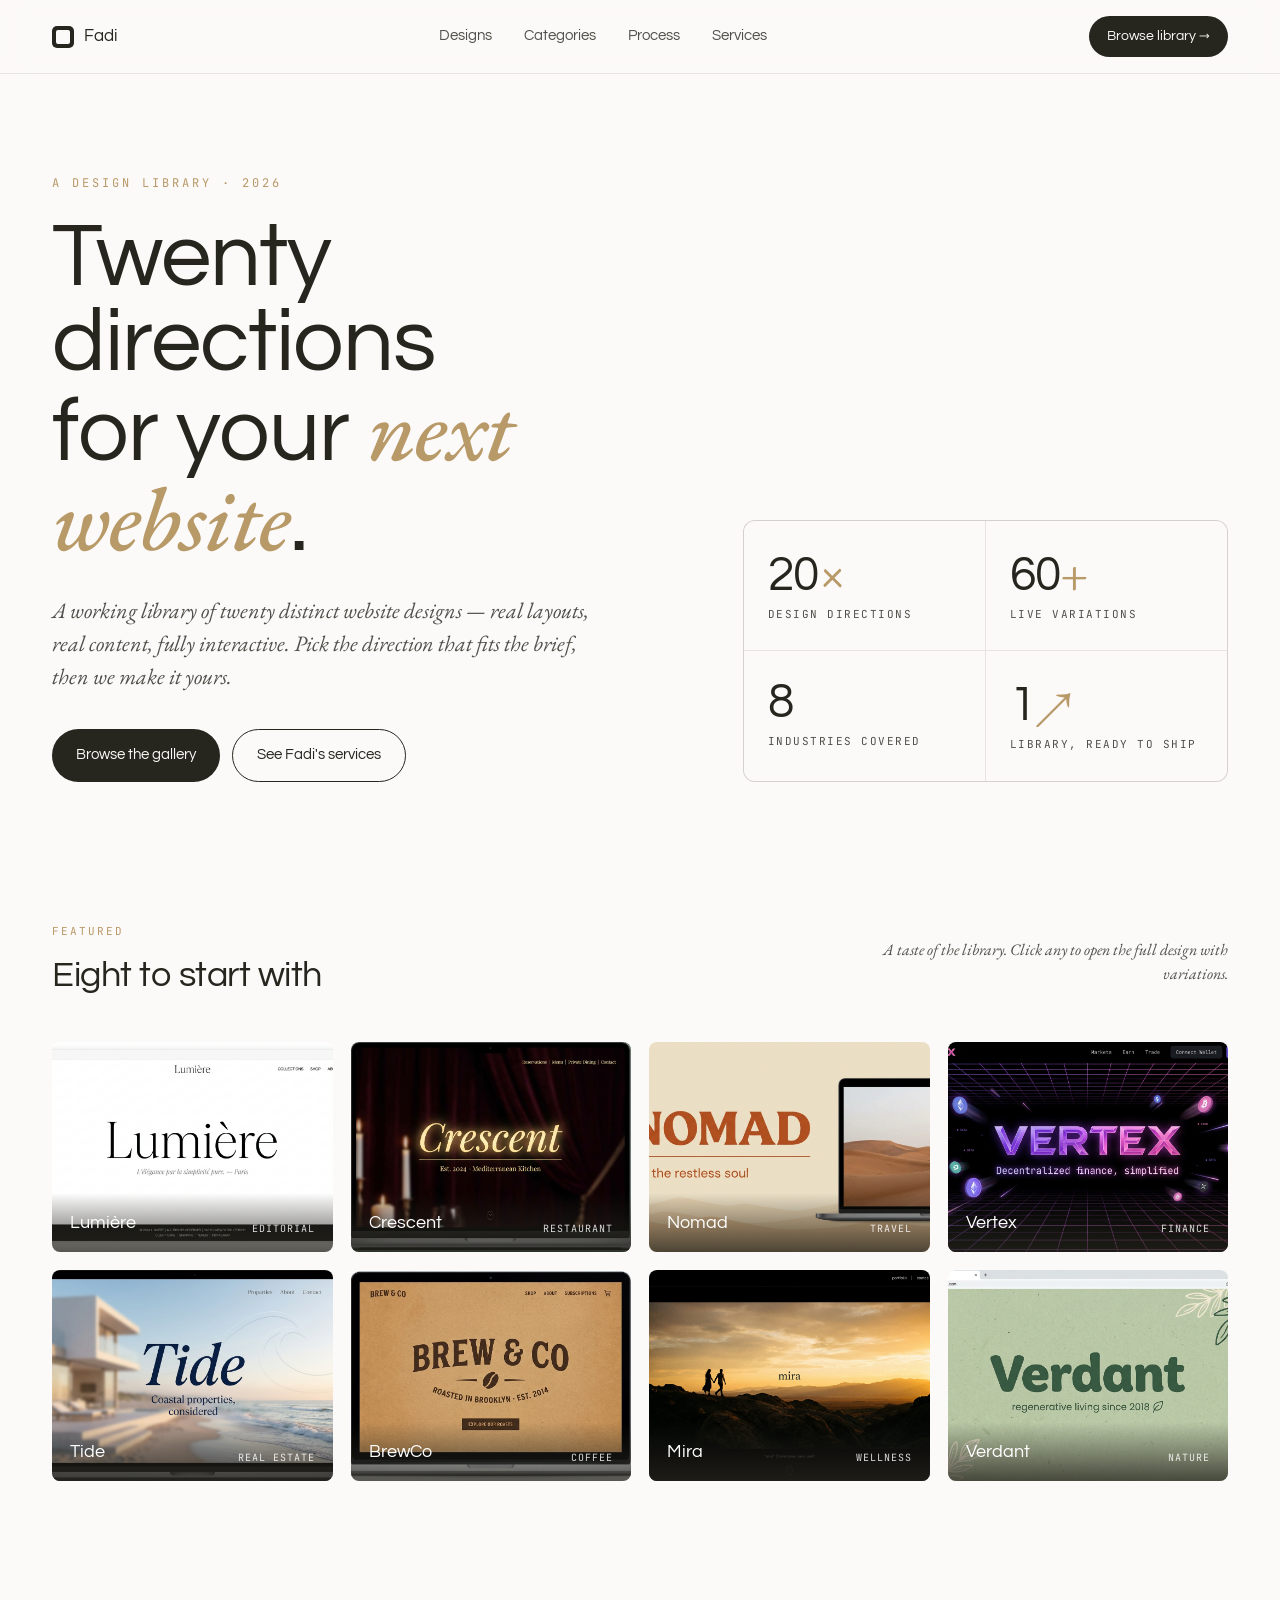
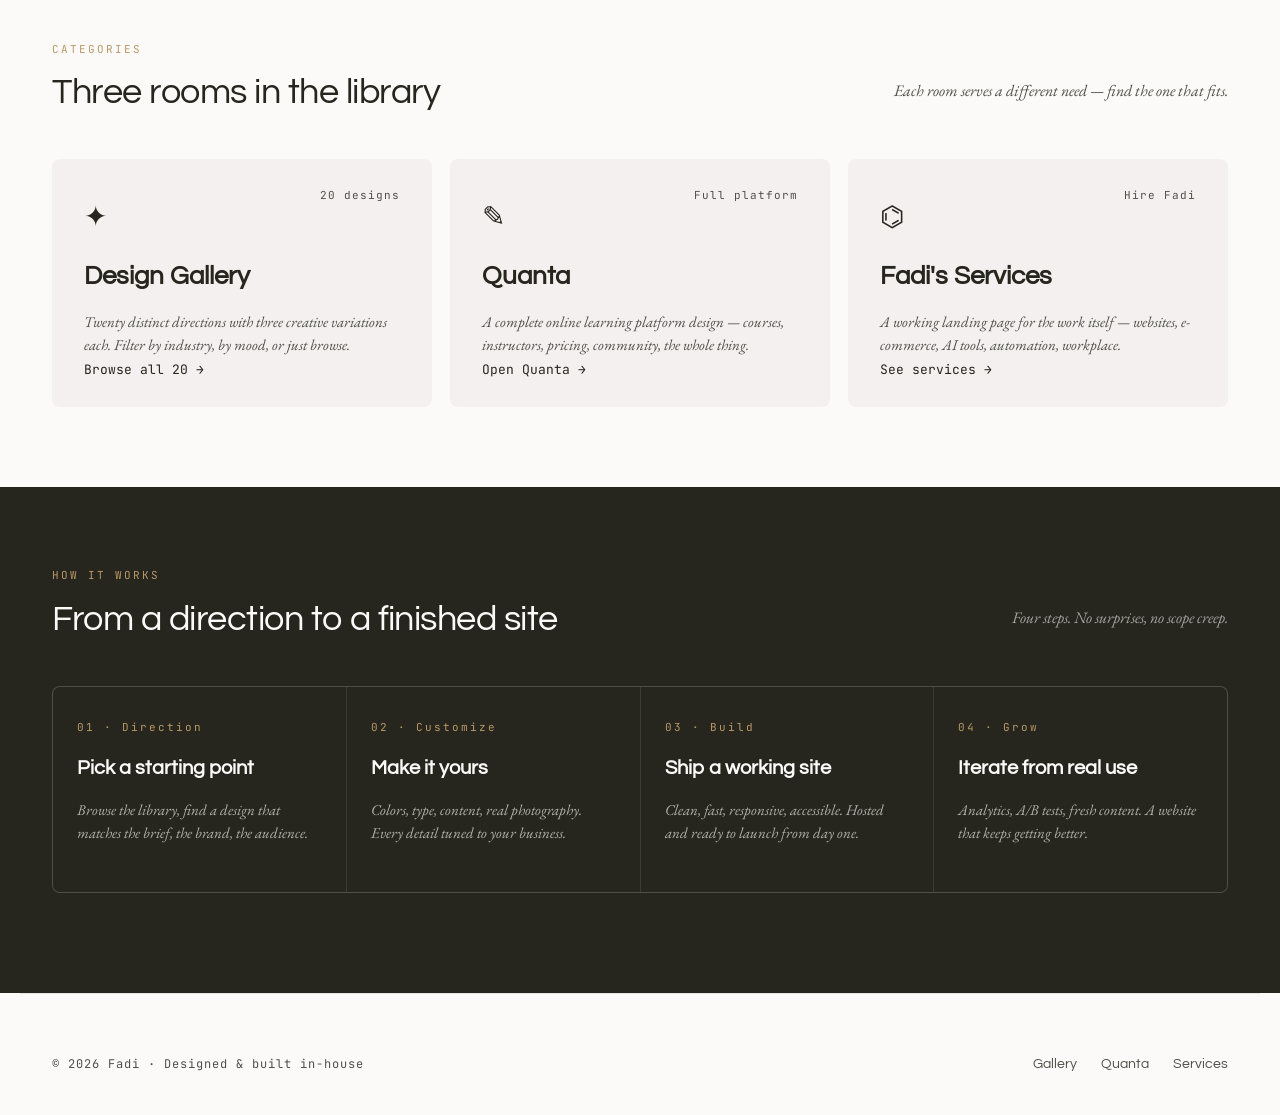
<file: index.html>
<!DOCTYPE html>
<html lang="en">
<head>
  <meta charset="UTF-8" />
  <meta name="viewport" content="width=device-width, initial-scale=1.0" />
  <title>Fadi's Design Library — 20 creative website directions</title>
  <meta name="description" content="A working design library: 20 distinct website design directions, each with live variations, real content, and full industry-specific UX. Built by Fadi." />

  <!-- Open Graph -->
  <meta property="og:type" content="website" />
  <meta property="og:title" content="Fadi's Design Library — 20 creative website directions" />
  <meta property="og:description" content="20 working website designs, each with live variations, real content, and full industry-specific UX. Browse, click, explore." />
  <meta property="og:image" content="https://fadi47at.github.io/test/og-cover.png" />
  <meta property="og:url" content="https://fadi47at.github.io/test/" />

  <!-- Twitter -->
  <meta name="twitter:card" content="summary_large_image" />
  <meta name="twitter:title" content="Fadi's Design Library" />
  <meta name="twitter:description" content="20 working website designs, each with live variations and real content." />
  <meta name="twitter:image" content="https://fadi47at.github.io/test/og-cover.png" />

  <!-- Favicon (inline SVG) -->
  <link rel="icon" href="data:image/svg+xml,%3Csvg xmlns='http://www.w3.org/2000/svg' viewBox='0 0 32 32'%3E%3Crect width='32' height='32' rx='6' fill='%2326251E'/%3E%3Crect x='8' y='8' width='16' height='16' rx='2' fill='%23FCFAF8'/%3E%3C/svg%3E" />

  <link rel="preconnect" href="https://fonts.googleapis.com" />
  <link rel="preconnect" href="https://fonts.gstatic.com" crossorigin />
  <link href="https://fonts.googleapis.com/css2?family=Questrial&family=EB+Garamond:ital,wght@0,400;0,500;1,400;1,500&family=Space+Grotesk:wght@400;500;600;700&family=JetBrains+Mono:wght@400;500&display=swap" rel="stylesheet" />

  <style>
    :root {
      --bg: #FCFAF8;
      --ink: #26251E;
      --ink-soft: #504F49;
      --border: rgba(38, 37, 30, 0.1);
      --accent: #B89968;
      --chip: #F3F0EF;
    }
    * { box-sizing: border-box; }
    html, body { margin: 0; padding: 0; }
    body {
      font-family: 'Space Grotesk', sans-serif;
      background: var(--bg);
      color: var(--ink);
      -webkit-font-smoothing: antialiased;
      line-height: 1.5;
    }
    a { color: inherit; text-decoration: none; }

    /* =========================================================
       Top bar
       ========================================================= */
    .topbar {
      position: sticky; top: 0; z-index: 50;
      backdrop-filter: blur(12px);
      -webkit-backdrop-filter: blur(12px);
      background: rgba(252, 250, 248, 0.85);
      border-bottom: 1px solid var(--border);
    }
    .topbar__inner {
      max-width: 1240px; margin: 0 auto;
      padding: 16px 32px;
      display: flex; align-items: center; justify-content: space-between;
    }
    .brand {
      display: inline-flex; align-items: center; gap: 10px;
      font-family: 'Questrial', sans-serif;
      font-size: 17px; font-weight: 500;
    }
    .brand__mark {
      width: 22px; height: 22px;
      background: var(--ink);
      border-radius: 5px;
      position: relative;
    }
    .brand__mark::after {
      content: ""; position: absolute; inset: 4px;
      background: var(--bg); border-radius: 2px;
    }
    .topbar__nav { display: inline-flex; gap: 4px; }
    .topbar__nav a {
      padding: 8px 14px;
      font-family: 'Questrial', sans-serif;
      font-size: 15px;
      color: var(--ink-soft);
      transition: color 200ms ease;
    }
    .topbar__nav a:hover { color: var(--ink); }
    .topbar__cta {
      padding: 10px 18px;
      background: var(--ink);
      color: var(--bg);
      font-family: 'Questrial', sans-serif;
      font-size: 14px;
      border-radius: 100px;
      transition: transform 200ms ease;
    }
    .topbar__cta:hover { transform: translateY(-1px); }

    /* =========================================================
       Hero
       ========================================================= */
    .hero {
      max-width: 1240px; margin: 0 auto;
      padding: 100px 32px 60px;
      display: grid;
      grid-template-columns: 1.3fr 1fr;
      gap: 60px;
      align-items: end;
    }
    .hero__eyebrow {
      font-family: 'JetBrains Mono', monospace;
      font-size: 12px; letter-spacing: 3px;
      text-transform: uppercase;
      color: var(--accent);
      margin-bottom: 24px;
    }
    .hero__title {
      font-family: 'Questrial', sans-serif;
      font-size: clamp(48px, 7vw, 92px);
      font-weight: 400; line-height: 0.95;
      letter-spacing: -1px;
      margin: 0 0 28px;
    }
    .hero__title em {
      font-family: 'EB Garamond', serif;
      font-style: italic;
      font-weight: 500;
      color: var(--accent);
    }
    .hero__lede {
      font-family: 'EB Garamond', serif;
      font-style: italic;
      font-size: 22px; line-height: 1.5;
      color: var(--ink-soft);
      max-width: 540px;
      margin: 0 0 36px;
    }
    .hero__actions { display: flex; gap: 12px; flex-wrap: wrap; }
    .btn {
      display: inline-flex; align-items: center; justify-content: center;
      padding: 14px 24px;
      font-family: 'Questrial', sans-serif;
      font-size: 15px;
      border-radius: 100px;
      transition: transform 200ms ease, background 200ms ease, color 200ms ease;
    }
    .btn--primary { background: var(--ink); color: var(--bg); }
    .btn--primary:hover { transform: translateY(-2px); background: #3a3933; }
    .btn--ghost {
      border: 1px solid var(--ink);
      color: var(--ink);
    }
    .btn--ghost:hover { background: var(--ink); color: var(--bg); }

    /* Stats panel (right side) */
    .hero__stats {
      display: grid;
      grid-template-columns: 1fr 1fr;
      gap: 1px;
      background: var(--border);
      border: 1px solid var(--border);
      border-radius: 12px;
      overflow: hidden;
    }
    .stat {
      background: var(--bg);
      padding: 28px 24px;
    }
    .stat__num {
      font-family: 'Questrial', sans-serif;
      font-size: 48px; font-weight: 400;
      letter-spacing: -1px;
      line-height: 1;
      margin-bottom: 6px;
    }
    .stat__num em { font-family: 'EB Garamond', serif; font-style: italic; color: var(--accent); }
    .stat__label {
      font-family: 'JetBrains Mono', monospace;
      font-size: 11px; letter-spacing: 1.5px;
      text-transform: uppercase;
      color: var(--ink-soft);
    }

    /* =========================================================
       Featured Designs grid
       ========================================================= */
    .section {
      max-width: 1240px; margin: 0 auto;
      padding: 80px 32px;
    }
    .section__head {
      display: flex; align-items: end; justify-content: space-between;
      margin-bottom: 40px; gap: 24px;
      flex-wrap: wrap;
    }
    .section__eyebrow {
      font-family: 'JetBrains Mono', monospace;
      font-size: 11px; letter-spacing: 2px;
      text-transform: uppercase;
      color: var(--accent);
      margin-bottom: 8px;
    }
    .section__title {
      font-family: 'Questrial', sans-serif;
      font-size: 36px; font-weight: 400;
      margin: 0;
      letter-spacing: -0.5px;
    }
    .section__sub {
      font-family: 'EB Garamond', serif;
      font-style: italic;
      color: var(--ink-soft);
      max-width: 360px;
      text-align: right;
    }

    .featured {
      display: grid;
      grid-template-columns: repeat(4, 1fr);
      gap: 18px;
    }
    .featured__card {
      position: relative;
      display: block;
      border-radius: 8px;
      overflow: hidden;
      background: var(--chip);
      aspect-ratio: 4 / 3;
      transition: transform 300ms ease, box-shadow 300ms ease;
    }
    .featured__card:hover {
      transform: translateY(-4px);
      box-shadow: 0 20px 40px rgba(38, 37, 30, 0.12);
    }
    .featured__img {
      width: 100%; height: 100%;
      object-fit: cover;
      display: block;
      transition: transform 600ms cubic-bezier(0.2, 0.7, 0.2, 1);
    }
    .featured__card:hover .featured__img { transform: scale(1.04); }
    .featured__meta {
      position: absolute;
      left: 0; right: 0; bottom: 0;
      padding: 16px 18px;
      background: linear-gradient(180deg, transparent, rgba(38,37,30,0.78));
      color: #fff;
      display: flex; align-items: end; justify-content: space-between;
    }
    .featured__name {
      font-family: 'Questrial', sans-serif;
      font-size: 18px;
    }
    .featured__cat {
      font-family: 'JetBrains Mono', monospace;
      font-size: 10px; letter-spacing: 1px;
      text-transform: uppercase;
      opacity: 0.85;
    }

    /* =========================================================
       Categories
       ========================================================= */
    .cats {
      display: grid;
      grid-template-columns: repeat(3, 1fr);
      gap: 18px;
    }
    .cat {
      position: relative;
      display: block;
      padding: 36px 32px;
      background: var(--chip);
      border-radius: 8px;
      transition: background 280ms ease, transform 280ms ease;
      min-height: 220px;
    }
    .cat:hover {
      background: var(--ink);
      color: var(--bg);
      transform: translateY(-4px);
    }
    .cat:hover .cat__arrow { color: var(--bg); }
    .cat:hover .cat__desc { color: rgba(252, 250, 248, 0.7); }
    .cat__icon {
      font-size: 28px;
      margin-bottom: 20px;
      display: block;
    }
    .cat__name {
      font-family: 'Questrial', sans-serif;
      font-size: 26px;
      margin: 0 0 8px;
    }
    .cat__desc {
      font-family: 'EB Garamond', serif;
      font-style: italic;
      color: var(--ink-soft);
      font-size: 15px;
      line-height: 1.5;
      transition: color 280ms ease;
    }
    .cat__arrow {
      position: absolute; bottom: 28px; left: 32px;
      font-family: 'JetBrains Mono', monospace;
      font-size: 13px;
      color: var(--ink);
      transition: color 280ms ease;
    }
    .cat__count {
      position: absolute; top: 28px; right: 32px;
      font-family: 'JetBrains Mono', monospace;
      font-size: 11px; letter-spacing: 1px;
      color: var(--ink-soft);
    }
    .cat:hover .cat__count { color: rgba(252, 250, 248, 0.6); }

    /* =========================================================
       Process / How it works
       ========================================================= */
    .process {
      background: var(--ink);
      color: var(--bg);
    }
    .process .section__eyebrow { color: var(--accent); }
    .process .section__title { color: var(--bg); }
    .process .section__sub { color: rgba(252,250,248,0.6); }
    .process__grid {
      display: grid;
      grid-template-columns: repeat(4, 1fr);
      gap: 1px;
      background: rgba(252,250,248,0.1);
      border: 1px solid rgba(252,250,248,0.1);
      border-radius: 8px;
      overflow: hidden;
    }
    .step {
      background: var(--ink);
      padding: 32px 24px;
    }
    .step__num {
      font-family: 'JetBrains Mono', monospace;
      font-size: 11px; letter-spacing: 2px;
      color: var(--accent);
      margin-bottom: 18px;
    }
    .step__title {
      font-family: 'Questrial', sans-serif;
      font-size: 20px;
      margin: 0 0 10px;
    }
    .step__desc {
      font-family: 'EB Garamond', serif;
      font-style: italic;
      color: rgba(252,250,248,0.65);
      font-size: 15px;
      line-height: 1.55;
    }

    /* =========================================================
       Footer
       ========================================================= */
    .foot {
      max-width: 1240px; margin: 0 auto;
      padding: 60px 32px 40px;
      display: flex;
      align-items: center; justify-content: space-between;
      flex-wrap: wrap; gap: 16px;
      border-top: 1px solid var(--border);
    }
    .foot__small {
      font-family: 'JetBrains Mono', monospace;
      font-size: 12px; letter-spacing: 1px;
      color: var(--ink-soft);
    }
    .foot__links { display: inline-flex; gap: 24px; }
    .foot__links a {
      font-family: 'Questrial', sans-serif;
      font-size: 14px;
      color: var(--ink-soft);
      transition: color 200ms ease;
    }
    .foot__links a:hover { color: var(--ink); }

    /* =========================================================
       Responsive
       ========================================================= */
    @media (max-width: 980px) {
      .hero { grid-template-columns: 1fr; padding: 60px 24px 40px; }
      .featured { grid-template-columns: repeat(2, 1fr); }
      .cats { grid-template-columns: 1fr; }
      .process__grid { grid-template-columns: 1fr 1fr; }
    }
    @media (max-width: 600px) {
      .topbar__nav { display: none; }
      .featured { grid-template-columns: 1fr; }
      .process__grid { grid-template-columns: 1fr; }
      .section { padding: 60px 24px; }
    }
  </style>
</head>
<body>

  <!-- Top bar -->
  <header class="topbar">
    <div class="topbar__inner">
      <a class="brand" href="#">
        <span class="brand__mark"></span>
        <span>Fadi</span>
      </a>
      <nav class="topbar__nav">
        <a href="#featured">Designs</a>
        <a href="#categories">Categories</a>
        <a href="#process">Process</a>
        <a href="./vad/">Services</a>
      </nav>
      <a class="topbar__cta" href="./gallery/">Browse library →</a>
    </div>
  </header>

  <!-- Hero -->
  <section class="hero">
    <div>
      <div class="hero__eyebrow">A design library · 2026</div>
      <h1 class="hero__title">Twenty directions<br/>for your <em>next website</em>.</h1>
      <p class="hero__lede">A working library of twenty distinct website designs — real layouts, real content, fully interactive. Pick the direction that fits the brief, then we make it yours.</p>
      <div class="hero__actions">
        <a class="btn btn--primary" href="./gallery/">Browse the gallery</a>
        <a class="btn btn--ghost" href="./vad/">See Fadi's services</a>
      </div>
    </div>

    <div class="hero__stats">
      <div class="stat">
        <div class="stat__num">20<em>×</em></div>
        <div class="stat__label">Design directions</div>
      </div>
      <div class="stat">
        <div class="stat__num">60<em>+</em></div>
        <div class="stat__label">Live variations</div>
      </div>
      <div class="stat">
        <div class="stat__num">8</div>
        <div class="stat__label">Industries covered</div>
      </div>
      <div class="stat">
        <div class="stat__num">1<em>↗</em></div>
        <div class="stat__label">Library, ready to ship</div>
      </div>
    </div>
  </section>

  <!-- Featured designs -->
  <section class="section" id="featured">
    <div class="section__head">
      <div>
        <div class="section__eyebrow">Featured</div>
        <h2 class="section__title">Eight to start with</h2>
      </div>
      <p class="section__sub">A taste of the library. Click any to open the full design with variations.</p>
    </div>
    <div class="featured">
      <a class="featured__card" href="./gallery/browser.html?design=1&var=0">
        <img class="featured__img" src="./gallery/thumbs/01_lumiere.png" alt="Lumière" loading="lazy" />
        <div class="featured__meta">
          <div class="featured__name">Lumière</div>
          <div class="featured__cat">Editorial</div>
        </div>
      </a>
      <a class="featured__card" href="./gallery/browser.html?design=4&var=0">
        <img class="featured__img" src="./gallery/thumbs/04_crescent.png" alt="Crescent" loading="lazy" />
        <div class="featured__meta">
          <div class="featured__name">Crescent</div>
          <div class="featured__cat">Restaurant</div>
        </div>
      </a>
      <a class="featured__card" href="./gallery/browser.html?design=2&var=0">
        <img class="featured__img" src="./gallery/thumbs/02_nomad.png" alt="Nomad" loading="lazy" />
        <div class="featured__meta">
          <div class="featured__name">Nomad</div>
          <div class="featured__cat">Travel</div>
        </div>
      </a>
      <a class="featured__card" href="./gallery/browser.html?design=8&var=0">
        <img class="featured__img" src="./gallery/thumbs/08_vertex.png" alt="Vertex" loading="lazy" />
        <div class="featured__meta">
          <div class="featured__name">Vertex</div>
          <div class="featured__cat">Finance</div>
        </div>
      </a>
      <a class="featured__card" href="./gallery/browser.html?design=18&var=0">
        <img class="featured__img" src="./gallery/thumbs/18_tide.png" alt="Tide" loading="lazy" />
        <div class="featured__meta">
          <div class="featured__name">Tide</div>
          <div class="featured__cat">Real estate</div>
        </div>
      </a>
      <a class="featured__card" href="./gallery/browser.html?design=12&var=0">
        <img class="featured__img" src="./gallery/thumbs/12_brewco.png" alt="BrewCo" loading="lazy" />
        <div class="featured__meta">
          <div class="featured__name">BrewCo</div>
          <div class="featured__cat">Coffee</div>
        </div>
      </a>
      <a class="featured__card" href="./gallery/browser.html?design=11&var=0">
        <img class="featured__img" src="./gallery/thumbs/11_mira.png" alt="Mira" loading="lazy" />
        <div class="featured__meta">
          <div class="featured__name">Mira</div>
          <div class="featured__cat">Wellness</div>
        </div>
      </a>
      <a class="featured__card" href="./gallery/browser.html?design=5&var=0">
        <img class="featured__img" src="./gallery/thumbs/05_verdant.png" alt="Verdant" loading="lazy" />
        <div class="featured__meta">
          <div class="featured__name">Verdant</div>
          <div class="featured__cat">Nature</div>
        </div>
      </a>
    </div>
  </section>

  <!-- Categories -->
  <section class="section" id="categories">
    <div class="section__head">
      <div>
        <div class="section__eyebrow">Categories</div>
        <h2 class="section__title">Three rooms in the library</h2>
      </div>
      <p class="section__sub">Each room serves a different need — find the one that fits.</p>
    </div>
    <div class="cats">
      <a class="cat" href="./gallery/">
        <span class="cat__count">20 designs</span>
        <span class="cat__icon">✦</span>
        <h3 class="cat__name">Design Gallery</h3>
        <p class="cat__desc">Twenty distinct directions with three creative variations each. Filter by industry, by mood, or just browse.</p>
        <span class="cat__arrow">Browse all 20 →</span>
      </a>
      <a class="cat" href="./gallery/quanta.html">
        <span class="cat__count">Full platform</span>
        <span class="cat__icon">✎</span>
        <h3 class="cat__name">Quanta</h3>
        <p class="cat__desc">A complete online learning platform design — courses, instructors, pricing, community, the whole thing.</p>
        <span class="cat__arrow">Open Quanta →</span>
      </a>
      <a class="cat" href="./vad/">
        <span class="cat__count">Hire Fadi</span>
        <span class="cat__icon">⌬</span>
        <h3 class="cat__name">Fadi's Services</h3>
        <p class="cat__desc">A working landing page for the work itself — websites, e-commerce, AI tools, automation, workplace.</p>
        <span class="cat__arrow">See services →</span>
      </a>
    </div>
  </section>

  <!-- Process -->
  <section class="process" id="process">
    <div class="section" style="padding-bottom: 100px;">
      <div class="section__head">
        <div>
          <div class="section__eyebrow">How it works</div>
          <h2 class="section__title">From a direction to a finished site</h2>
        </div>
        <p class="section__sub">Four steps. No surprises, no scope creep.</p>
      </div>
      <div class="process__grid">
        <div class="step">
          <div class="step__num">01 · Direction</div>
          <h3 class="step__title">Pick a starting point</h3>
          <p class="step__desc">Browse the library, find a design that matches the brief, the brand, the audience.</p>
        </div>
        <div class="step">
          <div class="step__num">02 · Customize</div>
          <h3 class="step__title">Make it yours</h3>
          <p class="step__desc">Colors, type, content, real photography. Every detail tuned to your business.</p>
        </div>
        <div class="step">
          <div class="step__num">03 · Build</div>
          <h3 class="step__title">Ship a working site</h3>
          <p class="step__desc">Clean, fast, responsive, accessible. Hosted and ready to launch from day one.</p>
        </div>
        <div class="step">
          <div class="step__num">04 · Grow</div>
          <h3 class="step__title">Iterate from real use</h3>
          <p class="step__desc">Analytics, A/B tests, fresh content. A website that keeps getting better.</p>
        </div>
      </div>
    </div>
  </section>

  <!-- Footer -->
  <footer class="foot">
    <span class="foot__small">© 2026 Fadi · Designed &amp; built in-house</span>
    <div class="foot__links">
      <a href="./gallery/">Gallery</a>
      <a href="./gallery/quanta.html">Quanta</a>
      <a href="./vad/">Services</a>
    </div>
  </footer>

</body>
</html>
</file>
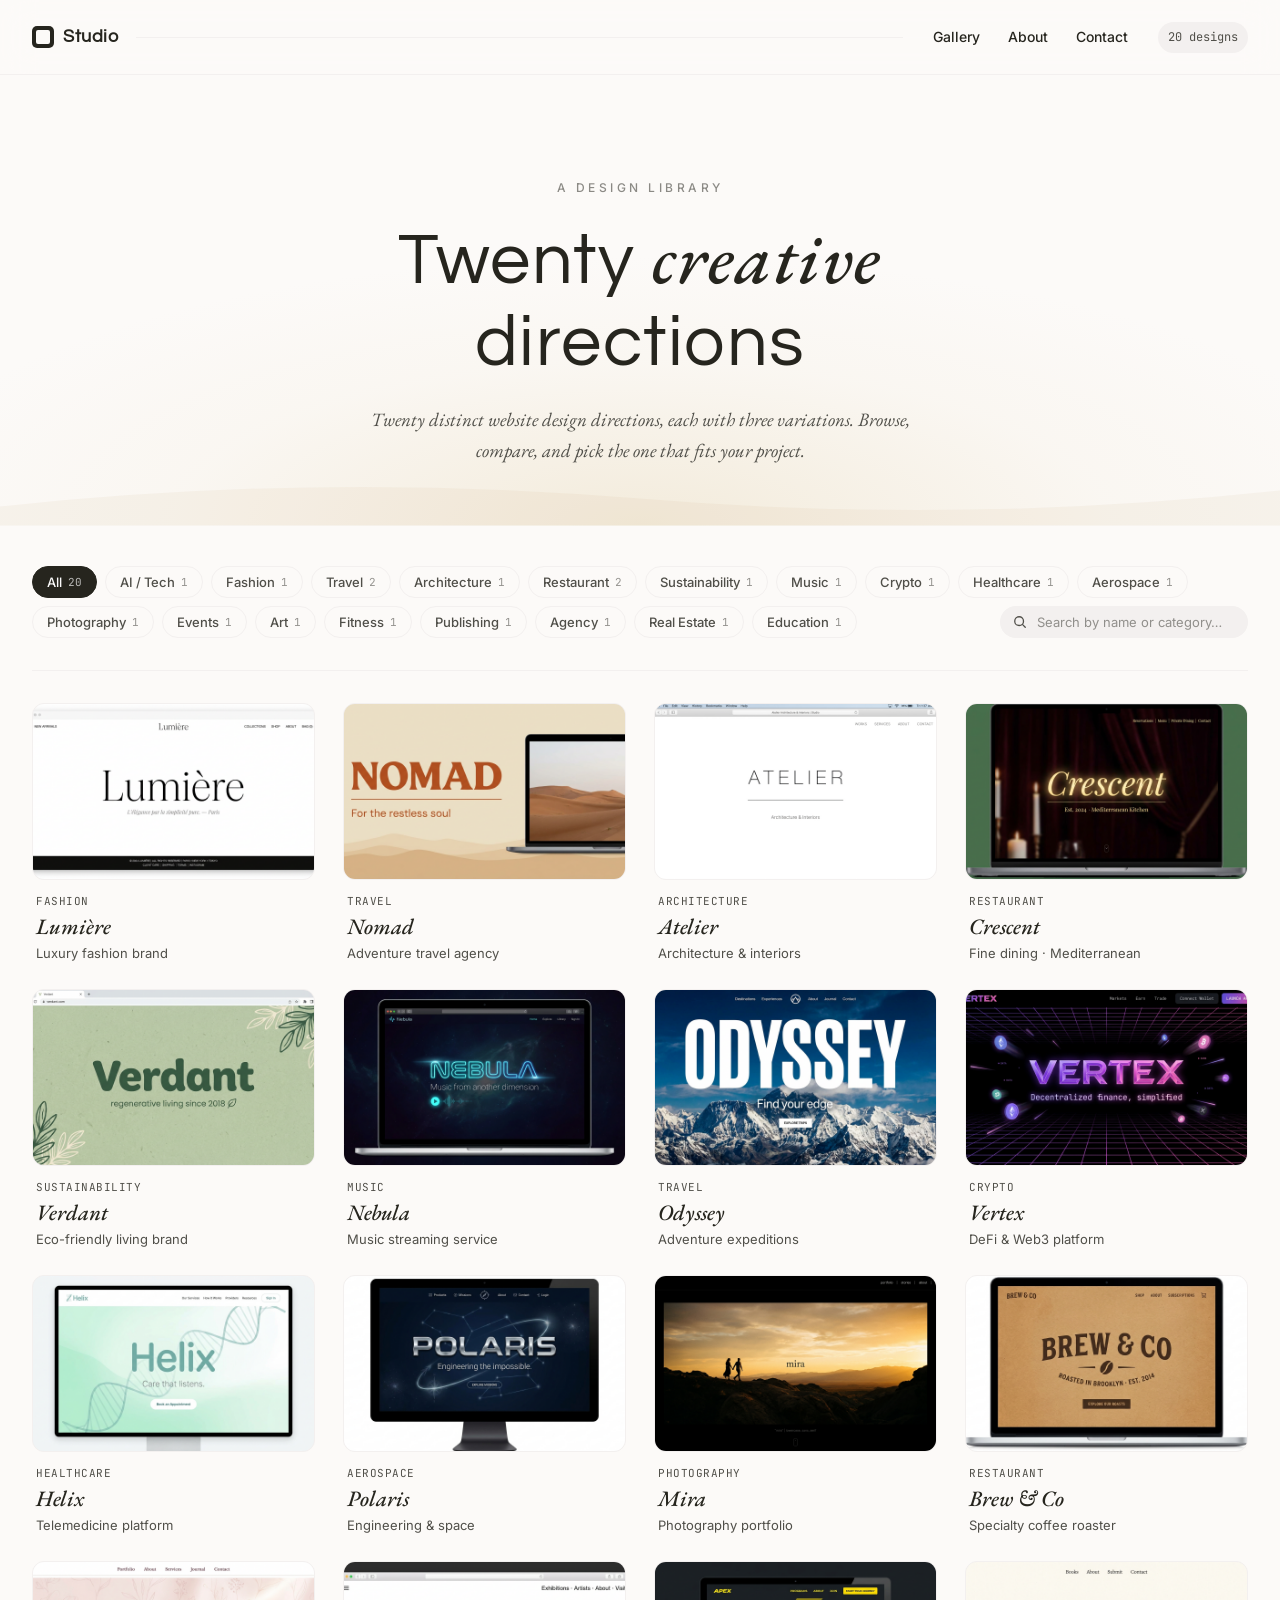
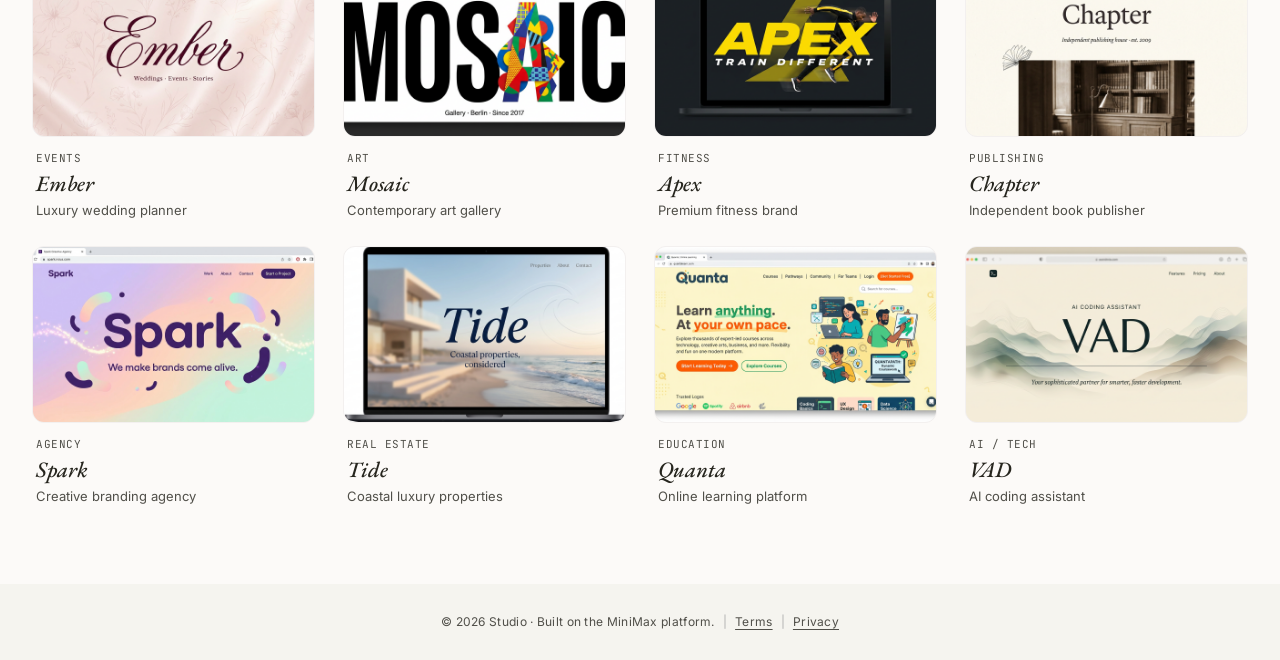
<file: gallery/index.html>
<!DOCTYPE html>
<html lang="en">
<head>
  <meta charset="UTF-8" />
  <meta name="viewport" content="width=device-width, initial-scale=1.0" />
  <title>Studio — 20 Creative Website Designs</title>
  <meta name="description" content="A gallery of 20 distinct, creative website designs — pick the direction that fits your project." />

  <!-- Open Graph -->
  <meta property="og:type" content="website" />
  <meta property="og:title" content="Studio — 20 Creative Website Designs" />
  <meta property="og:description" content="A gallery of 20 distinct, creative website designs. Each with 3 variations. Click any to browse it live." />
  <meta property="og:image" content="https://fadi47at.github.io/test/og-cover.png" />
  <meta property="og:url" content="https://fadi47at.github.io/test/gallery/" />

  <!-- Twitter -->
  <meta name="twitter:card" content="summary_large_image" />
  <meta name="twitter:title" content="Studio — 20 Creative Website Designs" />
  <meta name="twitter:description" content="20 distinct website designs, each with 3 variations. Browse live." />
  <meta name="twitter:image" content="https://fadi47at.github.io/test/og-cover.png" />

  <!-- Favicon -->
  <link rel="icon" href="data:image/svg+xml,%3Csvg xmlns='http://www.w3.org/2000/svg' viewBox='0 0 32 32'%3E%3Crect width='32' height='32' rx='6' fill='%2326251E'/%3E%3Crect x='8' y='8' width='16' height='16' rx='2' fill='%23FCFAF8'/%3E%3C/svg%3E" />

  <link rel="preconnect" href="https://fonts.googleapis.com" />
  <link rel="preconnect" href="https://fonts.gstatic.com" crossorigin />
  <link href="https://fonts.googleapis.com/css2?family=Questrial&family=EB+Garamond:ital,wght@0,400;0,500;1,400&family=Inter:wght@300;400;500;600&family=JetBrains+Mono:wght@400;500&display=swap" rel="stylesheet" />
  <link rel="stylesheet" href="styles.css" />
</head>
<body>

  <!-- Header -->
  <header class="hdr">
    <div class="hdr__inner">
      <a class="hdr__logo" href="#">
        <span class="hdr__mark"></span>
        <span class="hdr__word">Studio</span>
      </a>
      <div class="hdr__divider"></div>
      <nav class="hdr__nav">
        <a href="#gallery">Gallery</a>
        <a href="#about">About</a>
        <a href="#contact">Contact</a>
      </nav>
      <div class="hdr__count">20 designs</div>
    </div>
  </header>

  <!-- Hero -->
  <section class="hero">
    <div class="hero__art" aria-hidden="true">
      <svg viewBox="0 0 1440 500" preserveAspectRatio="xMidYMax slice" xmlns="http://www.w3.org/2000/svg">
        <defs>
          <radialGradient id="hglow" cx="50%" cy="100%" r="60%">
            <stop offset="0%" stop-color="#e8d9b8" stop-opacity="0.45"/>
            <stop offset="60%" stop-color="#e8d9b8" stop-opacity="0.1"/>
            <stop offset="100%" stop-color="#e8d9b8" stop-opacity="0"/>
          </radialGradient>
        </defs>
        <rect width="1440" height="500" fill="url(#hglow)"/>
        <path d="M 0 480 Q 360 440 720 470 T 1440 460 L 1440 500 L 0 500 Z" fill="#b89968" fill-opacity="0.08"/>
      </svg>
    </div>
    <div class="hero__content">
      <span class="eyebrow">A design library</span>
      <h1 class="hero__title">Twenty <em>creative</em> directions</h1>
      <p class="hero__subtitle" id="heroSub">Twenty distinct website design directions, each with three variations. Browse, compare, and pick the one that fits your project.</p>
    </div>
  </section>

  <!-- Filters + Gallery -->
  <section id="gallery" class="gallery">
    <div class="container">
      <div class="filters">
        <button class="chip is-active" data-filter="all">All <span>20</span></button>
        <button class="chip" data-filter="AI / Tech">AI / Tech <span>1</span></button>
        <button class="chip" data-filter="Fashion">Fashion <span>1</span></button>
        <button class="chip" data-filter="Travel">Travel <span>2</span></button>
        <button class="chip" data-filter="Architecture">Architecture <span>1</span></button>
        <button class="chip" data-filter="Restaurant">Restaurant <span>2</span></button>
        <button class="chip" data-filter="Sustainability">Sustainability <span>1</span></button>
        <button class="chip" data-filter="Music">Music <span>1</span></button>
        <button class="chip" data-filter="Crypto">Crypto <span>1</span></button>
        <button class="chip" data-filter="Healthcare">Healthcare <span>1</span></button>
        <button class="chip" data-filter="Aerospace">Aerospace <span>1</span></button>
        <button class="chip" data-filter="Photography">Photography <span>1</span></button>
        <button class="chip" data-filter="Events">Events <span>1</span></button>
        <button class="chip" data-filter="Art">Art <span>1</span></button>
        <button class="chip" data-filter="Fitness">Fitness <span>1</span></button>
        <button class="chip" data-filter="Publishing">Publishing <span>1</span></button>
        <button class="chip" data-filter="Agency">Agency <span>1</span></button>
        <button class="chip" data-filter="Real Estate">Real Estate <span>1</span></button>
        <button class="chip" data-filter="Education">Education <span>1</span></button>
        <div class="search">
          <svg viewBox="0 0 16 16" width="14" height="14" aria-hidden="true">
            <circle cx="7" cy="7" r="5" fill="none" stroke="currentColor" stroke-width="1.5"/>
            <path d="M11 11 L14 14" stroke="currentColor" stroke-width="1.5" stroke-linecap="round"/>
          </svg>
          <input id="search" type="text" placeholder="Search by name or category…" />
        </div>
      </div>

      <div id="grid" class="grid">
        <!-- Cards injected by script.js -->
      </div>

      <p class="empty" id="empty">No designs match your search.</p>
    </div>
  </section>

  <!-- Footer -->
  <footer class="ftr">
    <div class="ftr__inner">
      <span>© 2026 Studio · Built on the MiniMax platform.</span>
      <span class="ftr__sep">|</span>
      <a href="#">Terms</a>
      <span class="ftr__sep">|</span>
      <a href="#">Privacy</a>
    </div>
  </footer>

  <!-- Detail Modal -->
  <div class="modal" id="modal" role="dialog" aria-modal="true" aria-hidden="true">
    <div class="modal__overlay" data-close></div>
    <div class="modal__panel">
      <button class="modal__close" data-close aria-label="Close">
        <svg viewBox="0 0 16 16" width="16" height="16"><path d="M3 3 L13 13 M13 3 L3 13" stroke="currentColor" stroke-width="1.5" stroke-linecap="round"/></svg>
      </button>
      <div class="modal__head">
        <span class="modal__cat" id="m-cat"></span>
        <h2 class="modal__title" id="m-title"></h2>
        <p class="modal__desc" id="m-desc"></p>
      </div>
      <div class="modal__hero">
        <img id="m-hero" alt="" />
      </div>
      <div class="modal__variations" id="m-vars">
        <!-- Injected -->
      </div>
      <div class="modal__foot">
        <button class="btn btn--primary" id="m-pick">Pick this design</button>
        <button class="btn" data-close>Keep browsing</button>
      </div>
    </div>
  </div>

  <script src="data.js"></script>
  <script src="script.js"></script>
</body>
</html>
</file>
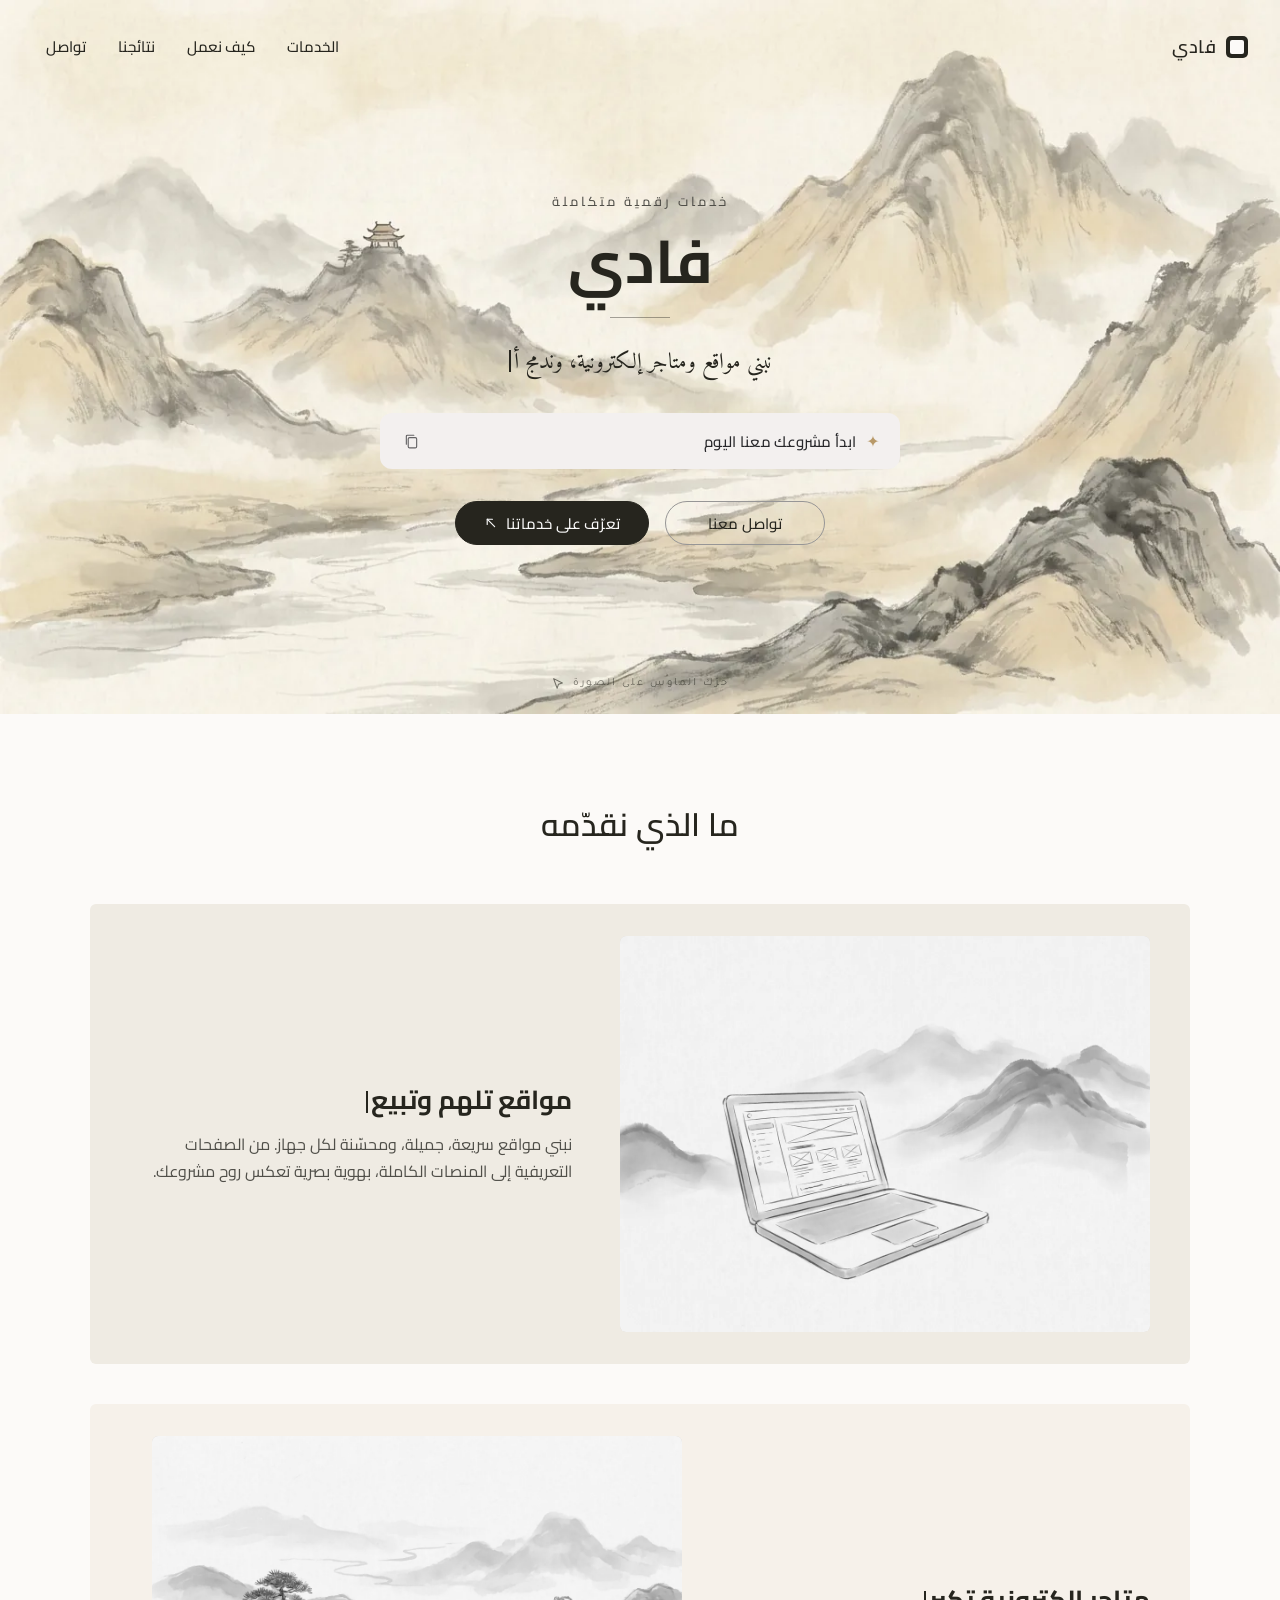
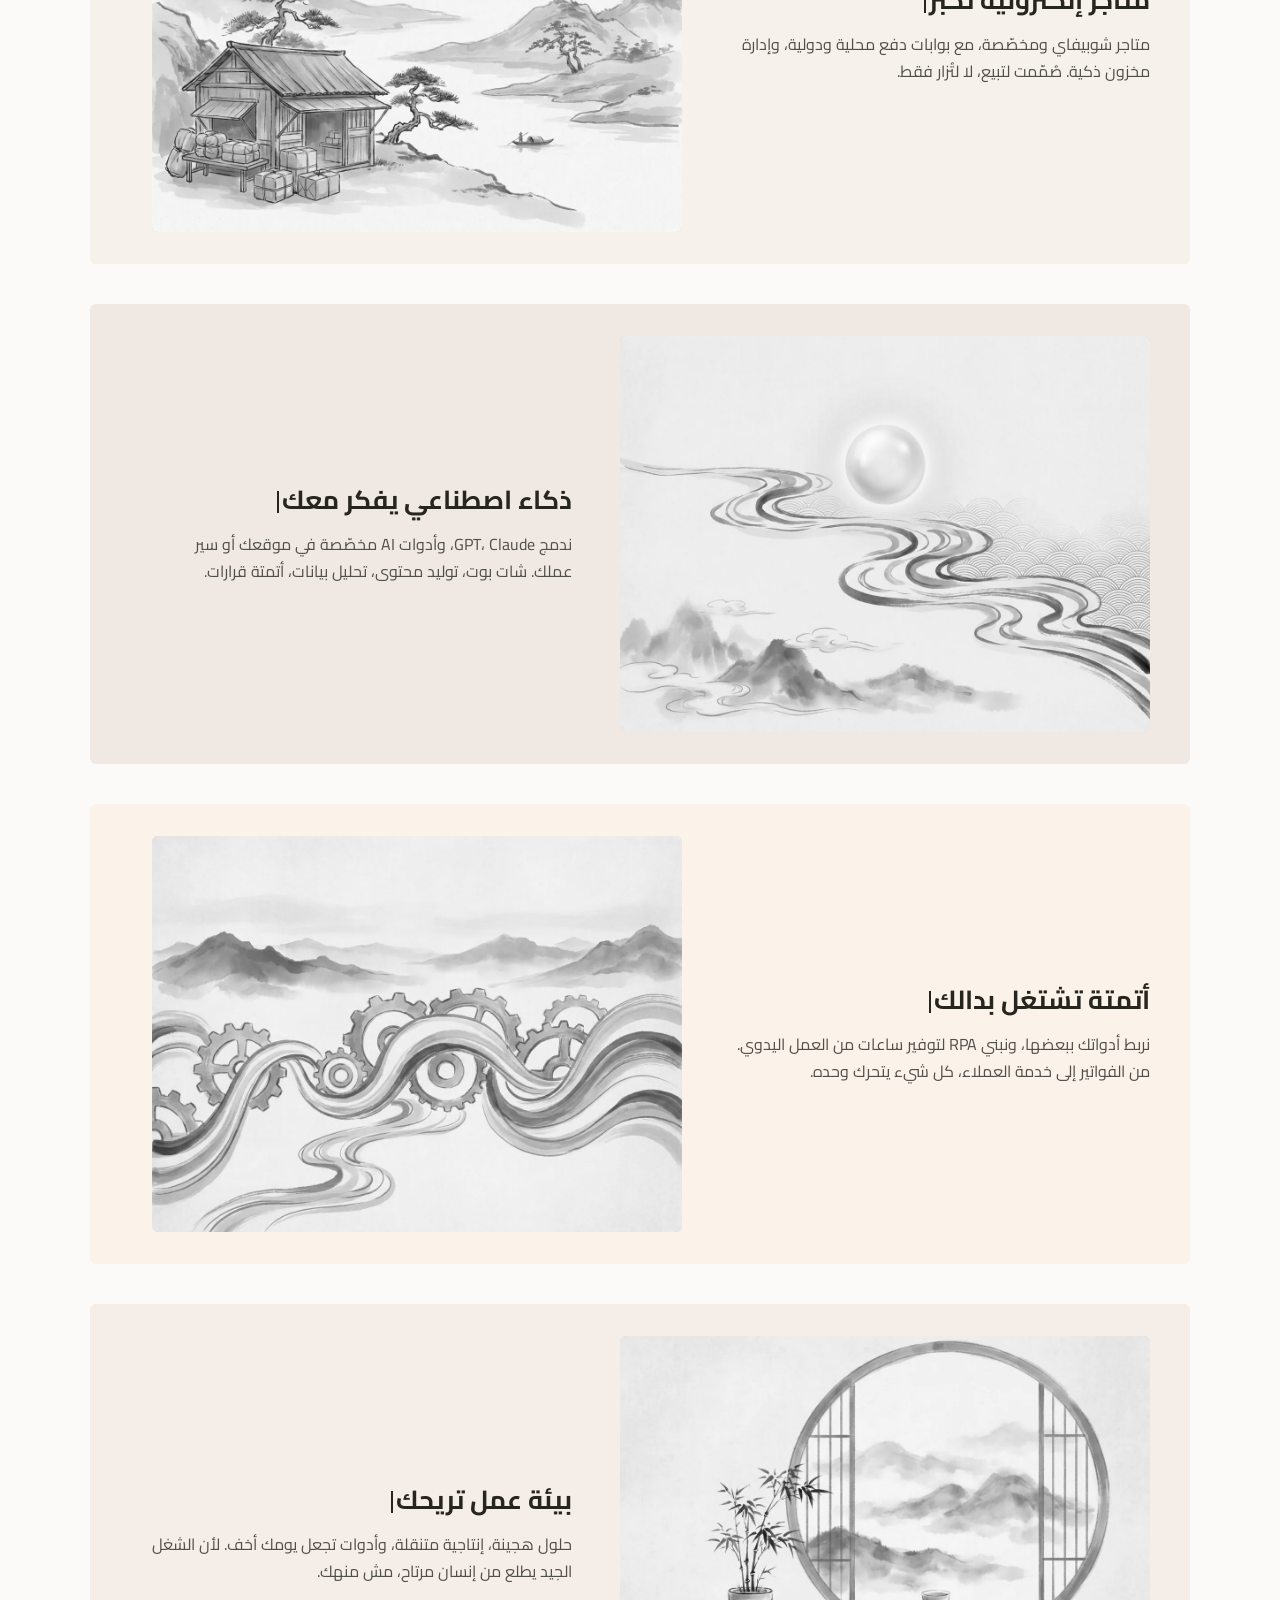
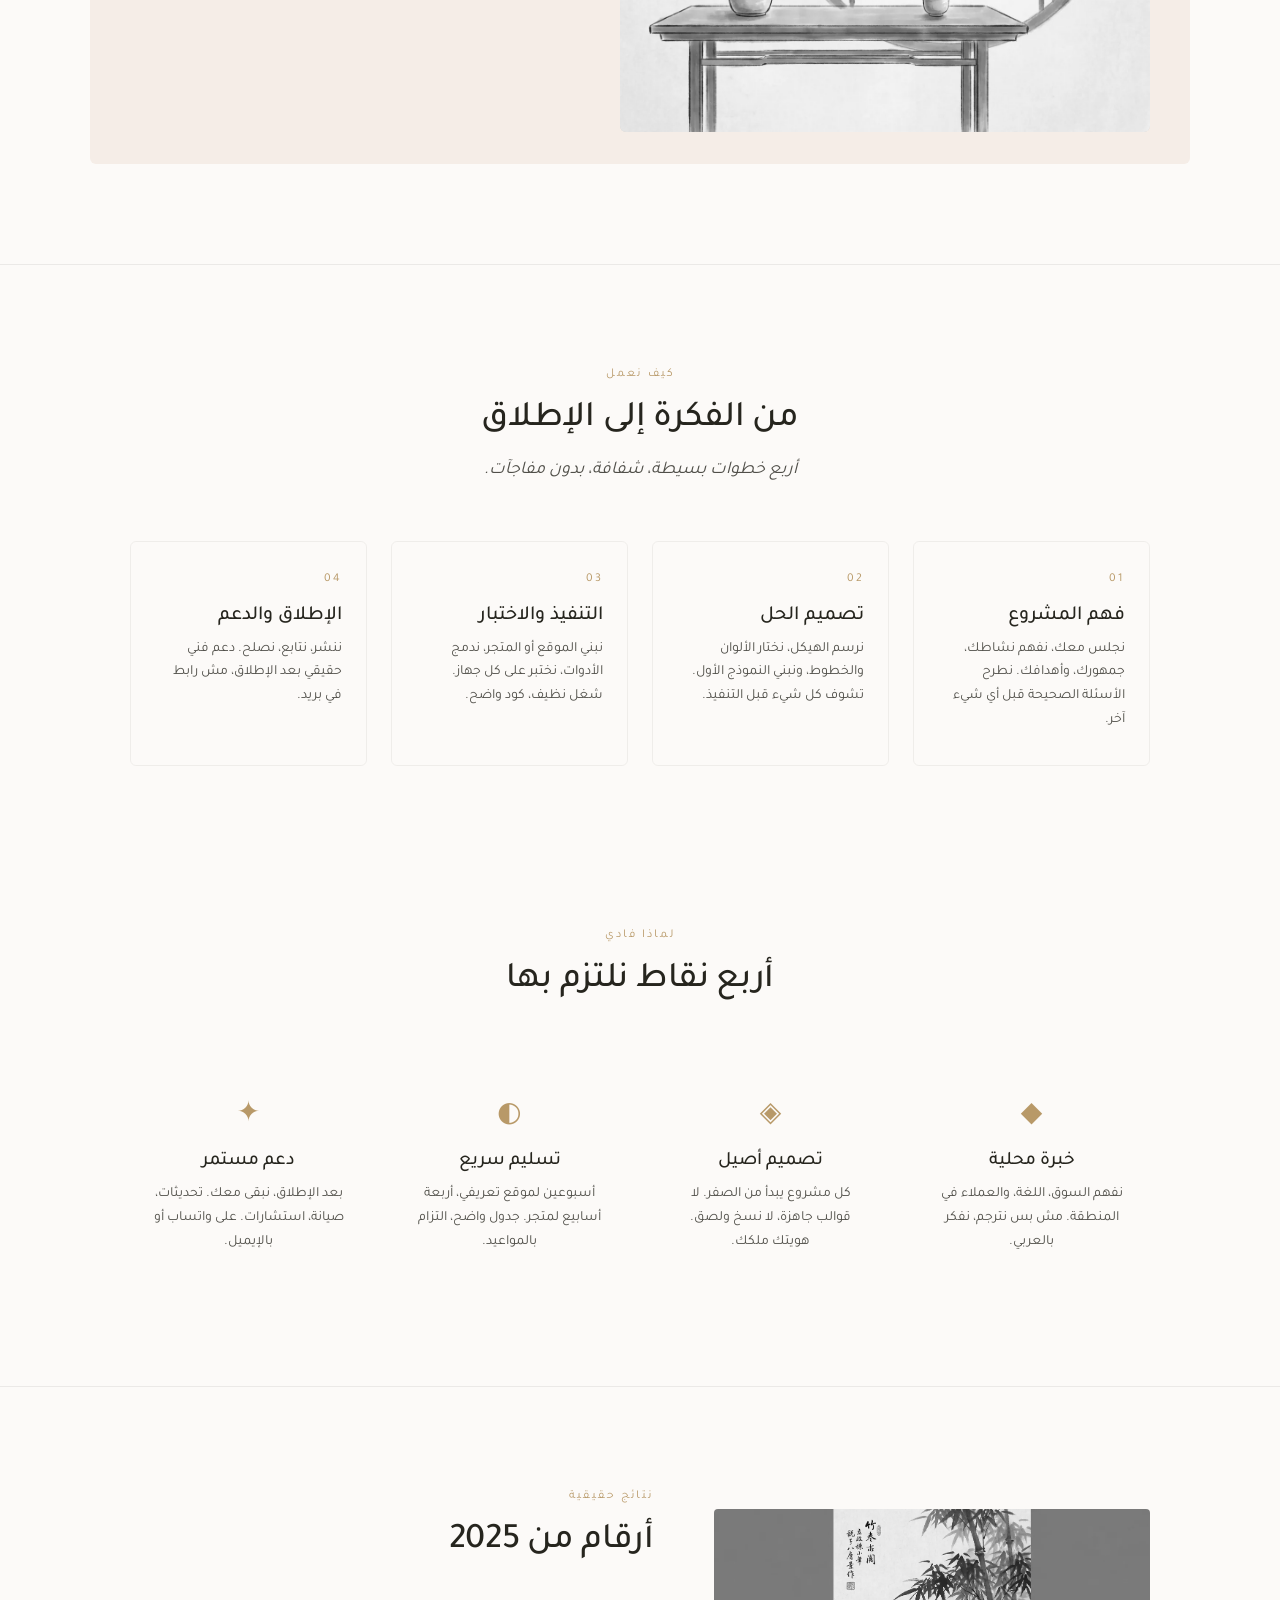
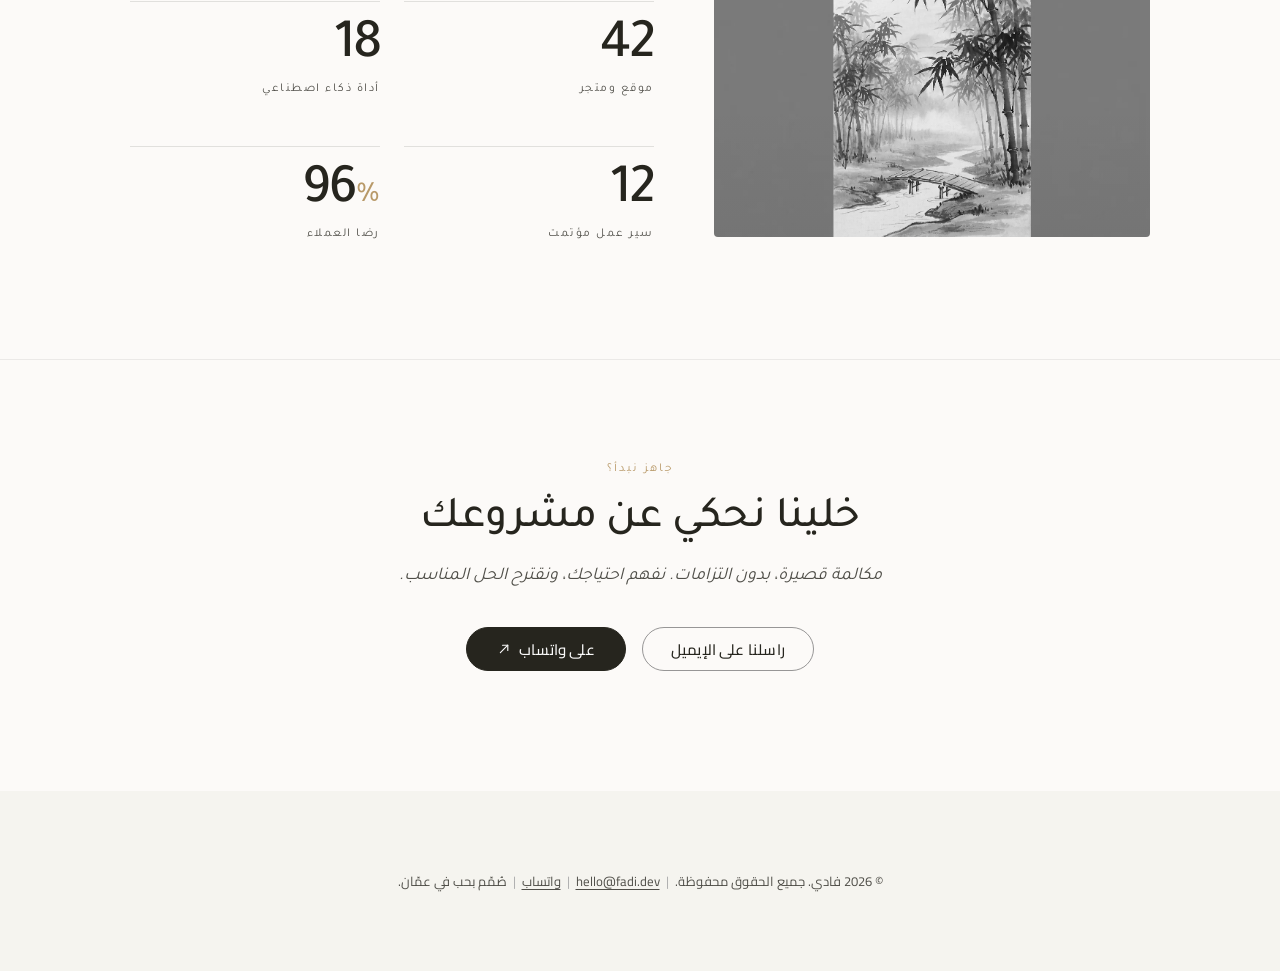
<file: vad/index.html>
<!DOCTYPE html>
<html lang="ar" dir="rtl">
<head>
  <meta charset="UTF-8" />
  <meta name="viewport" content="width=device-width, initial-scale=1.0" />
  <title>فادي — تطوير مواقع ومتاجر وأدوات ذكاء اصطناعي</title>
  <meta name="description" content="نبني مواقع ومتاجر إلكترونية متجاوبة، وندمج أدوات الذكاء الاصطناعي لرفع إنتاجيتك وخلق بيئة عمل أكثر راحة وكفاءة." />

  <!-- Open Graph -->
  <meta property="og:type" content="website" />
  <meta property="og:title" content="فادي — تطوير مواقع ومتاجر وأدوات ذكاء اصطناعي" />
  <meta property="og:description" content="نبني مواقع ومتاجر إلكترونية متجاوبة، وندمج أدوات الذكاء الاصطناعي لرفع إنتاجيتك." />
  <meta property="og:image" content="https://fadi47at.github.io/test/og-cover.png" />
  <meta property="og:url" content="https://fadi47at.github.io/test/vad/" />

  <!-- Twitter -->
  <meta name="twitter:card" content="summary_large_image" />
  <meta name="twitter:title" content="فادي — تطوير مواقع ومتاجر" />
  <meta name="twitter:description" content="نبني مواقع ومتاجر إلكترونية متجاوبة، وندمج أدوات الذكاء الاصطناعي." />
  <meta name="twitter:image" content="https://fadi47at.github.io/test/og-cover.png" />

  <!-- Favicon -->
  <link rel="icon" href="data:image/svg+xml,%3Csvg xmlns='http://www.w3.org/2000/svg' viewBox='0 0 32 32'%3E%3Crect width='32' height='32' rx='6' fill='%2326251E'/%3E%3Crect x='8' y='8' width='16' height='16' rx='2' fill='%23FCFAF8'/%3E%3C/svg%3E" />

  <link rel="preconnect" href="https://fonts.googleapis.com" />
  <link rel="preconnect" href="https://fonts.gstatic.com" crossorigin />
  <link href="https://fonts.googleapis.com/css2?family=Amiri:wght@400;700&family=Cairo:wght@300;400;500;600;700&family=Tajawal:wght@300;400;500;700&family=JetBrains+Mono:wght@400&display=swap" rel="stylesheet" />
  <link rel="preload" as="image" href="hero_bg.webp" />
  <link rel="stylesheet" href="styles.css?v=12" />
</head>
<body>

  <!-- Hero -->
  <section class="hero">
    <!-- Canvas that "paints" the COLORFUL version wherever the cursor passes -->
    <canvas class="hero__paint" id="heroPaint" aria-hidden="true"></canvas>
    <!-- Cursor hint -->
    <div class="hero__cursor-hint" id="heroCursorHint" aria-hidden="true">
      <span>حرّك الماوس على الصورة</span>
      <svg viewBox="0 0 16 16" width="14" height="14"><path d="M3 3 L13 8 L8.5 9.5 L7 14 Z" stroke="currentColor" stroke-width="1.2" fill="none" stroke-linecap="round" stroke-linejoin="round"/></svg>
    </div>

    <!-- Top bar -->
    <header class="topbar">
      <a class="topbar__logo" href="#" aria-label="فادي">
        <span class="topbar__mark"></span>
        <span class="topbar__word">فادي</span>
      </a>
      <nav class="topbar__nav" aria-label="القائمة">
        <a href="#features">الخدمات</a>
        <a href="#process">كيف نعمل</a>
        <a href="#results">نتائجنا</a>
        <a href="#contact">تواصل</a>
      </nav>
    </header>

    <!-- Hero content -->
    <div class="hero__content">
      <div class="hero__heading">
        <span class="hero__eyebrow">خدمات رقمية متكاملة</span>
        <h1 class="hero__title">فادي</h1>
        <span class="hero__rule" aria-hidden="true"></span>
        <p class="hero__subtitle" id="heroSubtitle" data-text="نبني مواقع ومتاجر إلكترونية، وندمج أدوات الذكاء الاصطناعي لرفع إنتاجيتك وخلق بيئة عمل أكثر راحة وكفاءة.">نبني مواقع ومتاجر إلكترونية، وندمج أدوات الذكاء الاصطناعي لرفع إنتاجيتك وخلق بيئة عمل أكثر راحة وكفاءة.</p>
      </div>

      <div class="install">
        <div class="terminal" data-copy-text="ابدأ مشروعك معنا اليوم">
          <span class="terminal__cmd">
            <span class="terminal__prompt">✦</span>
            <span class="terminal__text">ابدأ مشروعك معنا اليوم</span>
          </span>
          <button class="terminal__copy" type="button" aria-label="نسخ">
            <svg class="ic ic--copy" viewBox="0 0 16 17" aria-hidden="true">
              <rect x="4.5" y="4.5" width="9" height="11" rx="1.5" stroke="currentColor" fill="none" stroke-width="1.2"/>
              <path d="M2.5 11.5V3a1 1 0 0 1 1-1h7" stroke="currentColor" fill="none" stroke-width="1.2" stroke-linecap="round"/>
            </svg>
            <svg class="ic ic--check" viewBox="0 0 18 18" aria-hidden="true">
              <path d="M4 9.5 L7.5 13 L14 5.5" stroke="currentColor" stroke-width="2" stroke-linecap="round" stroke-linejoin="round" fill="none"/>
            </svg>
            <span class="terminal__copy-tooltip">تم النسخ</span>
          </button>
        </div>
      </div>

      <div class="ctas">
        <a class="btn" href="#contact">
          تواصل معنا
          <svg class="btn__arrow" viewBox="0 0 16 16" aria-hidden="true">
            <path d="M6.3333 3.66665H12.3333V9.66665" stroke="currentColor" stroke-width="1.3" stroke-linecap="round" stroke-linejoin="round" fill="none"/>
            <path d="M3.848 12.152L12.3333 3.66665" stroke="currentColor" stroke-width="1.3" stroke-linecap="round" stroke-linejoin="round" fill="none"/>
          </svg>
        </a>
        <a class="btn btn--primary" href="#features">
          تعرّف على خدماتنا
          <svg class="btn__arrow" viewBox="0 0 16 16" aria-hidden="true">
            <path d="M6.3333 3.66665H12.3333V9.66665" stroke="currentColor" stroke-width="1.3" stroke-linecap="round" stroke-linejoin="round" fill="none"/>
            <path d="M3.848 12.152L12.3333 3.66665" stroke="currentColor" stroke-width="1.3" stroke-linecap="round" stroke-linejoin="round" fill="none"/>
          </svg>
        </a>
      </div>
    </div>
  </section>

  <!-- Features -->
  <section id="features" class="features">
    <h2 class="features__title">ما الذي نقدّمه</h2>
    <div class="features__list">
      <article class="card card--1">
        <div class="card__media">
          <div class="card__art" data-art="websites"></div>
          <canvas class="card__paint" data-color="card_websites_color.webp?v=2" aria-hidden="true"></canvas>
        </div>
        <div class="card__text">
          <h3>مواقع تلهم وتبيع</h3>
          <p>نبني مواقع سريعة، جميلة، ومحسّنة لكل جهاز. من الصفحات التعريفية إلى المنصات الكاملة، بهوية بصرية تعكس روح مشروعك.</p>
        </div>
      </article>
      <article class="card card--2">
        <div class="card__text">
          <h3>متاجر إلكترونية تكبر</h3>
          <p>متاجر شوبيفاي ومخصّصة، مع بوابات دفع محلية ودولية، وإدارة مخزون ذكية. صُمّمت لتبيع، لا لتُزار فقط.</p>
        </div>
        <div class="card__media">
          <div class="card__art" data-art="stores"></div>
          <canvas class="card__paint" data-color="card_stores_color.webp?v=2" aria-hidden="true"></canvas>
        </div>
      </article>
      <article class="card card--3">
        <div class="card__media">
          <div class="card__art" data-art="ai"></div>
          <canvas class="card__paint" data-color="card_ai_color.webp?v=2" aria-hidden="true"></canvas>
        </div>
        <div class="card__text">
          <h3>ذكاء اصطناعي يفكر معك</h3>
          <p>ندمج GPT، Claude، وأدوات AI مخصّصة في موقعك أو سير عملك. شات بوت، توليد محتوى، تحليل بيانات، أتمتة قرارات.</p>
        </div>
      </article>
      <article class="card card--4">
        <div class="card__text">
          <h3>أتمتة تشتغل بدالك</h3>
          <p>نربط أدواتك ببعضها، ونبني RPA لتوفير ساعات من العمل اليدوي. من الفواتير إلى خدمة العملاء، كل شيء يتحرك وحده.</p>
        </div>
        <div class="card__media">
          <div class="card__art" data-art="automation"></div>
          <canvas class="card__paint" data-color="card_automation_color.webp?v=2" aria-hidden="true"></canvas>
        </div>
      </article>
      <article class="card card--5">
        <div class="card__media">
          <div class="card__art" data-art="workplace"></div>
          <canvas class="card__paint" data-color="card_workplace_color.webp?v=2" aria-hidden="true"></canvas>
        </div>
        <div class="card__text">
          <h3>بيئة عمل تريحك</h3>
          <p>حلول هجينة، إنتاجية متنقلة، وأدوات تجعل يومك أخف. لأن الشغل الجيد يطلع من إنسان مرتاح، مش منهك.</p>
        </div>
      </article>
    </div>
  </section>

  <!-- Process / How we work -->
  <section id="process" class="process">
    <div class="process__head">
      <span class="process__eyebrow">كيف نعمل</span>
      <h2 class="process__title">من الفكرة إلى الإطلاق</h2>
      <p class="process__lede">أربع خطوات بسيطة، شفافة، بدون مفاجآت.</p>
    </div>
    <div class="process__grid">
      <div class="process__step">
        <span class="process__num">01</span>
        <h3>فهم المشروع</h3>
        <p>نجلس معك، نفهم نشاطك، جمهورك، وأهدافك. نطرح الأسئلة الصحيحة قبل أي شيء آخر.</p>
      </div>
      <div class="process__step">
        <span class="process__num">02</span>
        <h3>تصميم الحل</h3>
        <p>نرسم الهيكل، نختار الألوان والخطوط، ونبني النموذج الأول. تشوف كل شيء قبل التنفيذ.</p>
      </div>
      <div class="process__step">
        <span class="process__num">03</span>
        <h3>التنفيذ والاختبار</h3>
        <p>نبني الموقع أو المتجر، ندمج الأدوات، نختبر على كل جهاز. شغل نظيف، كود واضح.</p>
      </div>
      <div class="process__step">
        <span class="process__num">04</span>
        <h3>الإطلاق والدعم</h3>
        <p>ننشر، نتابع، نصلح. دعم فني حقيقي بعد الإطلاق، مش رابط في بريد.</p>
      </div>
    </div>
  </section>

  <!-- Why Fadi -->
  <section id="why" class="why">
    <div class="why__head">
      <span class="why__eyebrow">لماذا فادي</span>
      <h2 class="why__title">أربع نقاط نلتزم بها</h2>
    </div>
    <div class="why__grid">
      <div class="why__card">
        <span class="why__icon">◆</span>
        <h3>خبرة محلية</h3>
        <p>نفهم السوق، اللغة، والعملاء في المنطقة. مش بس نترجم، نفكر بالعربي.</p>
      </div>
      <div class="why__card">
        <span class="why__icon">◈</span>
        <h3>تصميم أصيل</h3>
        <p>كل مشروع يبدأ من الصفر. لا قوالب جاهزة، لا نسخ ولصق. هويتك ملكك.</p>
      </div>
      <div class="why__card">
        <span class="why__icon">◐</span>
        <h3>تسليم سريع</h3>
        <p>أسبوعين لموقع تعريفي، أربعة أسابيع لمتجر. جدول واضح، التزام بالمواعيد.</p>
      </div>
      <div class="why__card">
        <span class="why__icon">✦</span>
        <h3>دعم مستمر</h3>
        <p>بعد الإطلاق، نبقى معك. تحديثات، صيانة، استشارات. على واتساب أو بالإيميل.</p>
      </div>
    </div>
  </section>

  <!-- Results / Real numbers -->
  <section id="results" class="results">
    <div class="results__inner">
      <div class="results__art" data-art="results" aria-hidden="true"></div>
      <div class="results__content">
        <span class="results__eyebrow">نتائج حقيقية</span>
        <h2 class="results__title">أرقام من 2025</h2>
        <div class="results__grid">
          <div class="results__stat">
            <span class="results__num">42</span>
            <span class="results__label">موقع ومتجر</span>
          </div>
          <div class="results__stat">
            <span class="results__num">18</span>
            <span class="results__label">أداة ذكاء اصطناعي</span>
          </div>
          <div class="results__stat">
            <span class="results__num">12</span>
            <span class="results__label">سير عمل مؤتمت</span>
          </div>
          <div class="results__stat">
            <span class="results__num">96<span class="results__pct">%</span></span>
            <span class="results__label">رضا العملاء</span>
          </div>
        </div>
      </div>
    </div>
  </section>

  <!-- Contact CTA -->
  <section id="contact-cta" class="contact-cta">
    <span class="contact-cta__eyebrow">جاهز نبدأ؟</span>
    <h2 class="contact-cta__title">خلينا نحكي عن مشروعك</h2>
    <p class="contact-cta__sub">مكالمة قصيرة، بدون التزامات. نفهم احتياجك، ونقترح الحل المناسب.</p>
    <div class="contact-cta__actions">
      <a class="btn" href="mailto:hello@fadi.dev">
        راسلنا على الإيميل
        <svg class="btn__arrow" viewBox="0 0 16 16" aria-hidden="true">
          <path d="M9.667 3.66665H3.667V9.66665" stroke="currentColor" stroke-width="1.3" stroke-linecap="round" stroke-linejoin="round" fill="none"/>
          <path d="M12.152 12.152L3.667 3.66665" stroke="currentColor" stroke-width="1.3" stroke-linecap="round" stroke-linejoin="round" fill="none"/>
        </svg>
      </a>
      <a class="btn btn--primary" href="#contact">
        على واتساب
        <svg class="btn__arrow" viewBox="0 0 16 16" aria-hidden="true">
          <path d="M9.667 3.66665H3.667V9.66665" stroke="currentColor" stroke-width="1.3" stroke-linecap="round" stroke-linejoin="round" fill="none"/>
          <path d="M12.152 12.152L3.667 3.66665" stroke="currentColor" stroke-width="1.3" stroke-linecap="round" stroke-linejoin="round" fill="none"/>
        </svg>
      </a>
    </div>
  </section>

  <!-- Footer -->
  <footer id="contact" class="footer">
    <div class="footer__inner">
      <span>© 2026 فادي. جميع الحقوق محفوظة.</span>
      <span class="footer__sep">|</span>
      <a class="footer__link" href="mailto:hello@fadi.dev">hello@fadi.dev</a>
      <span class="footer__sep">|</span>
      <a class="footer__link" href="#">واتساب</a>
      <span class="footer__sep">|</span>
      <span>صُمّم بحب في عمّان.</span>
    </div>
  </footer>

  <script src="script.js?v=13" defer></script>
</body>
</html>
</file>
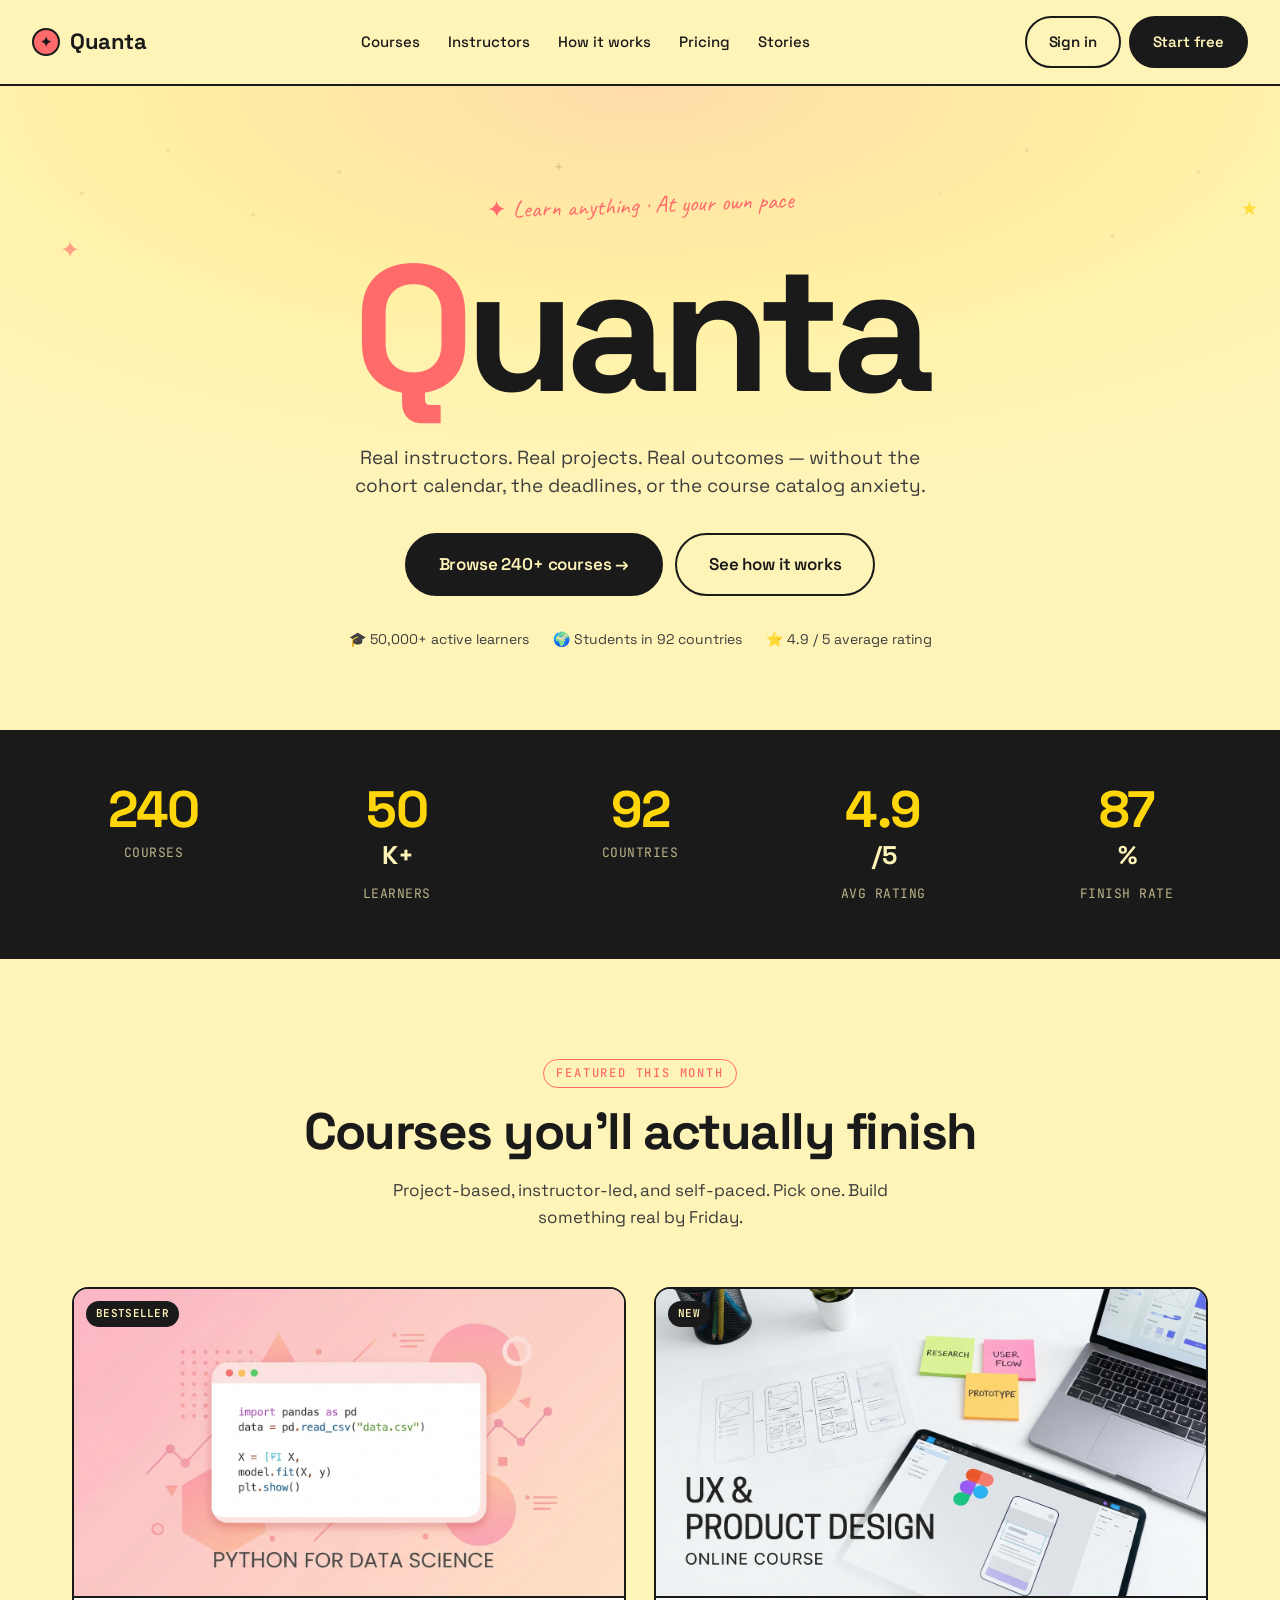
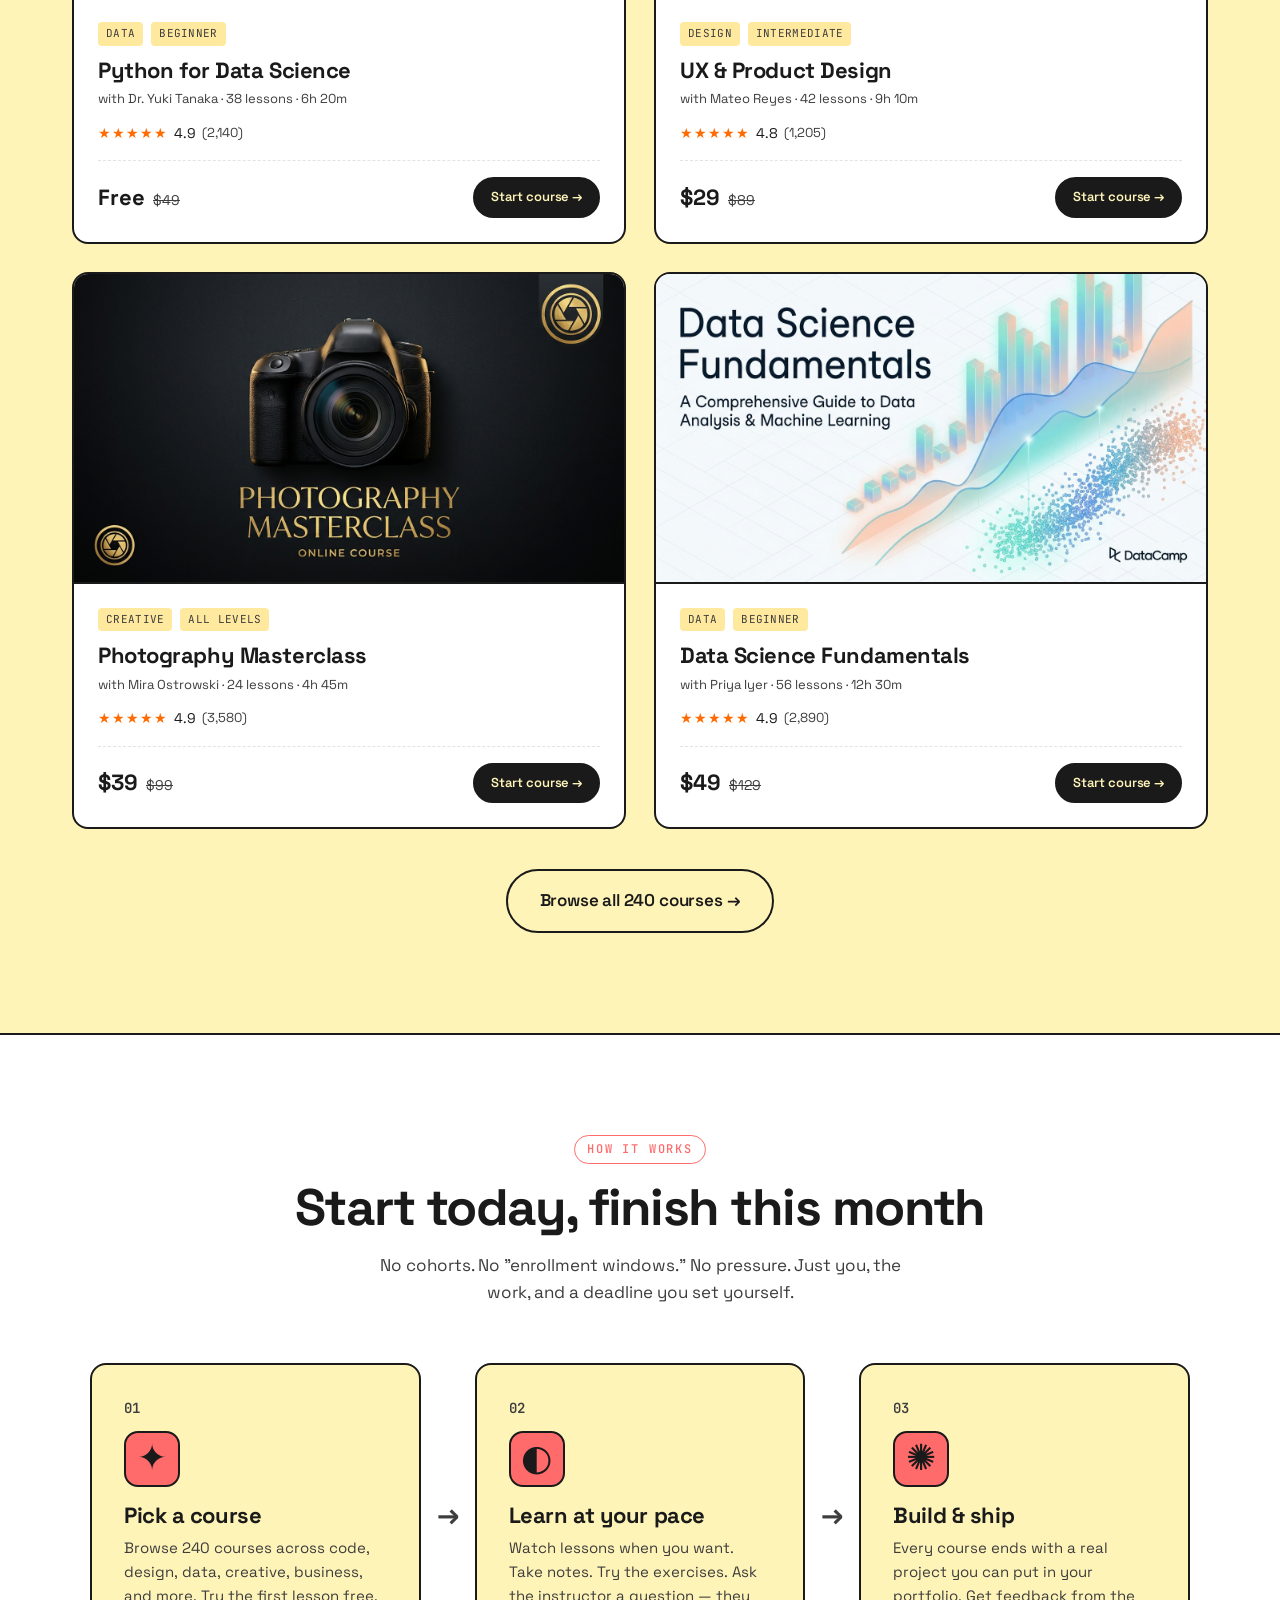
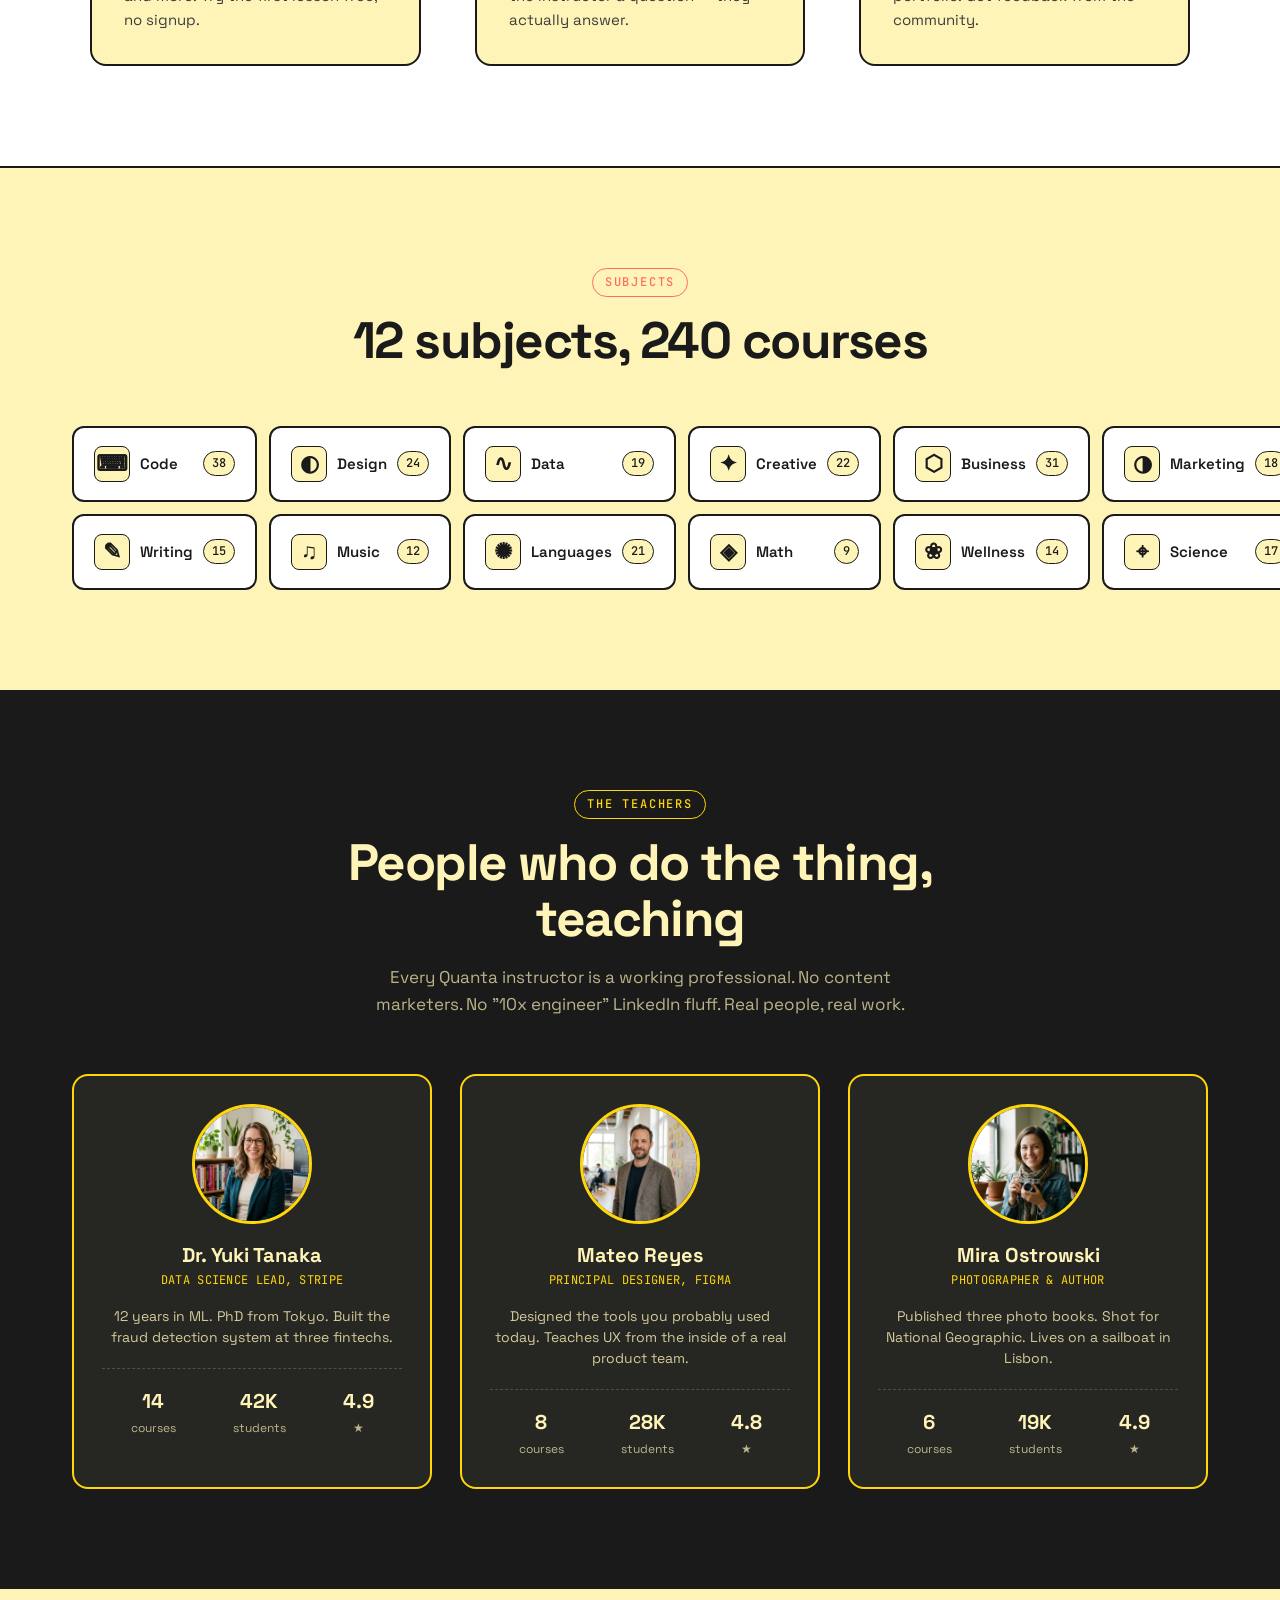
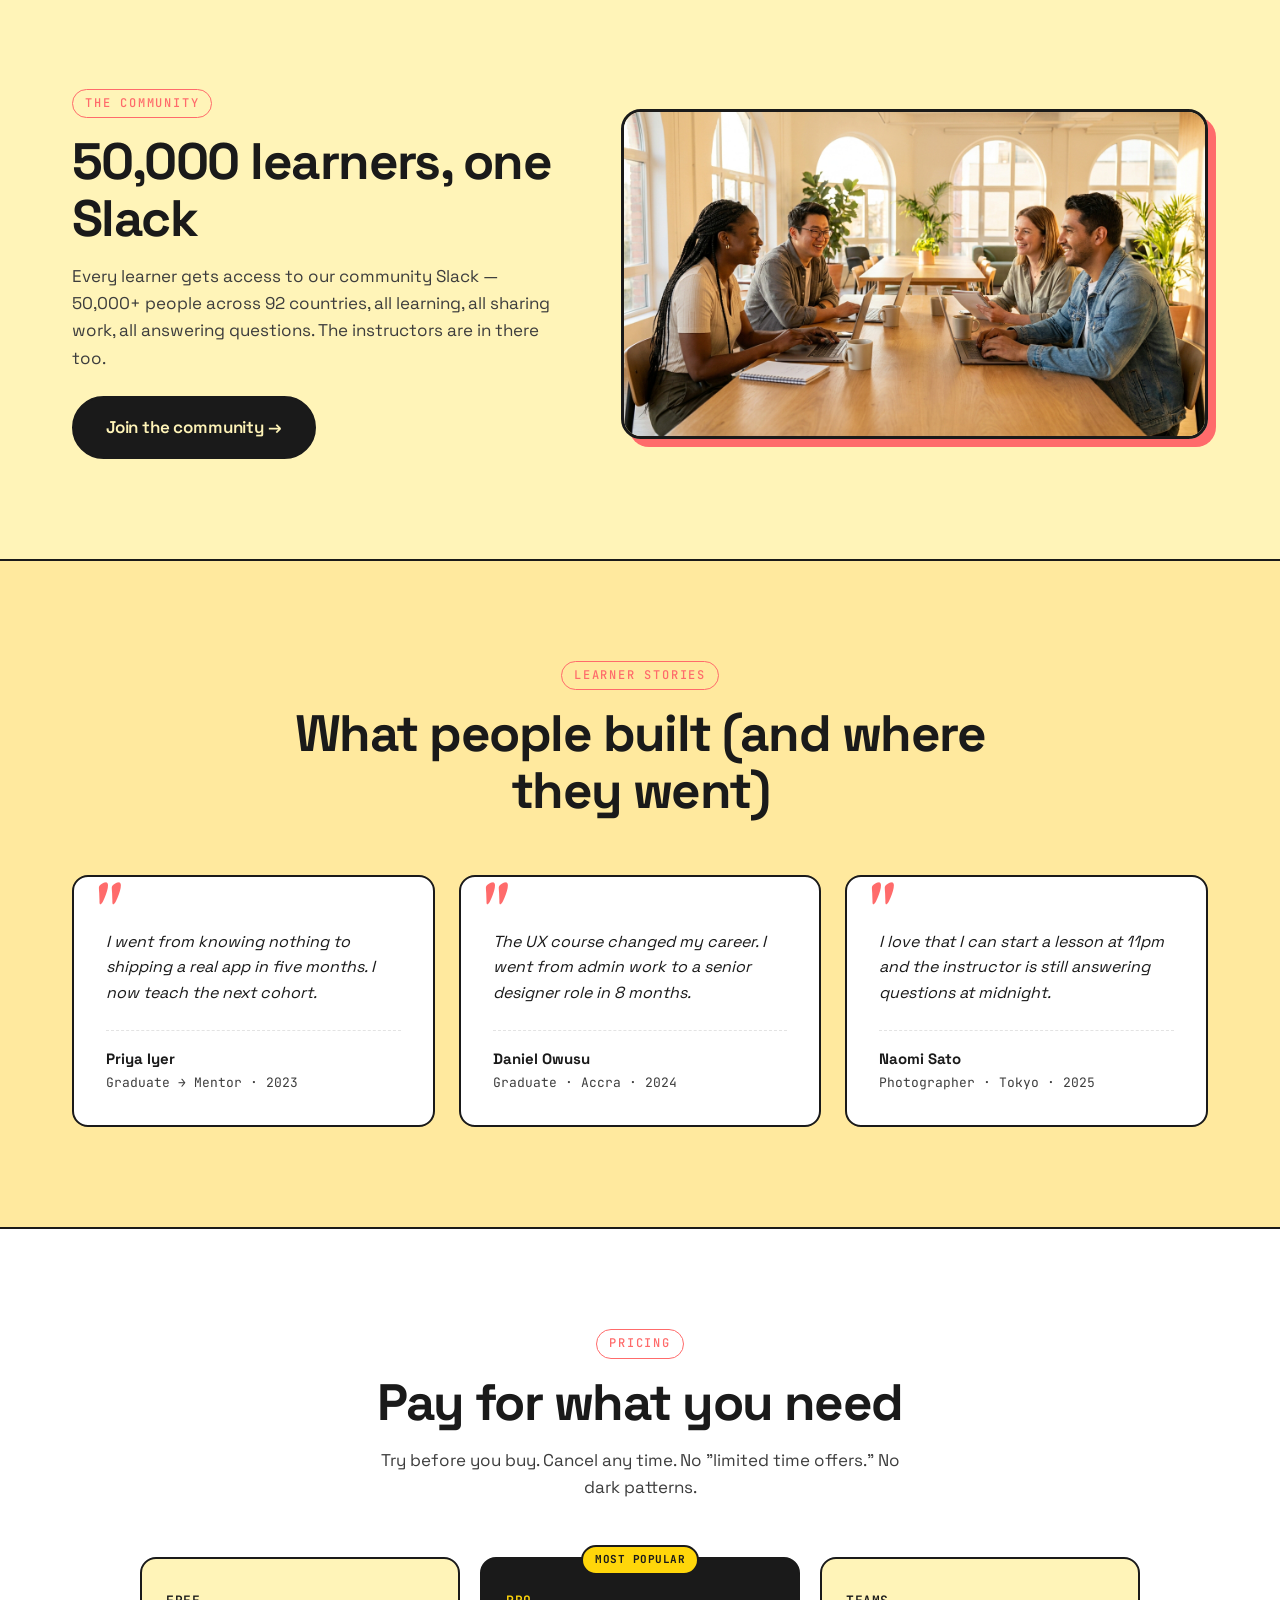
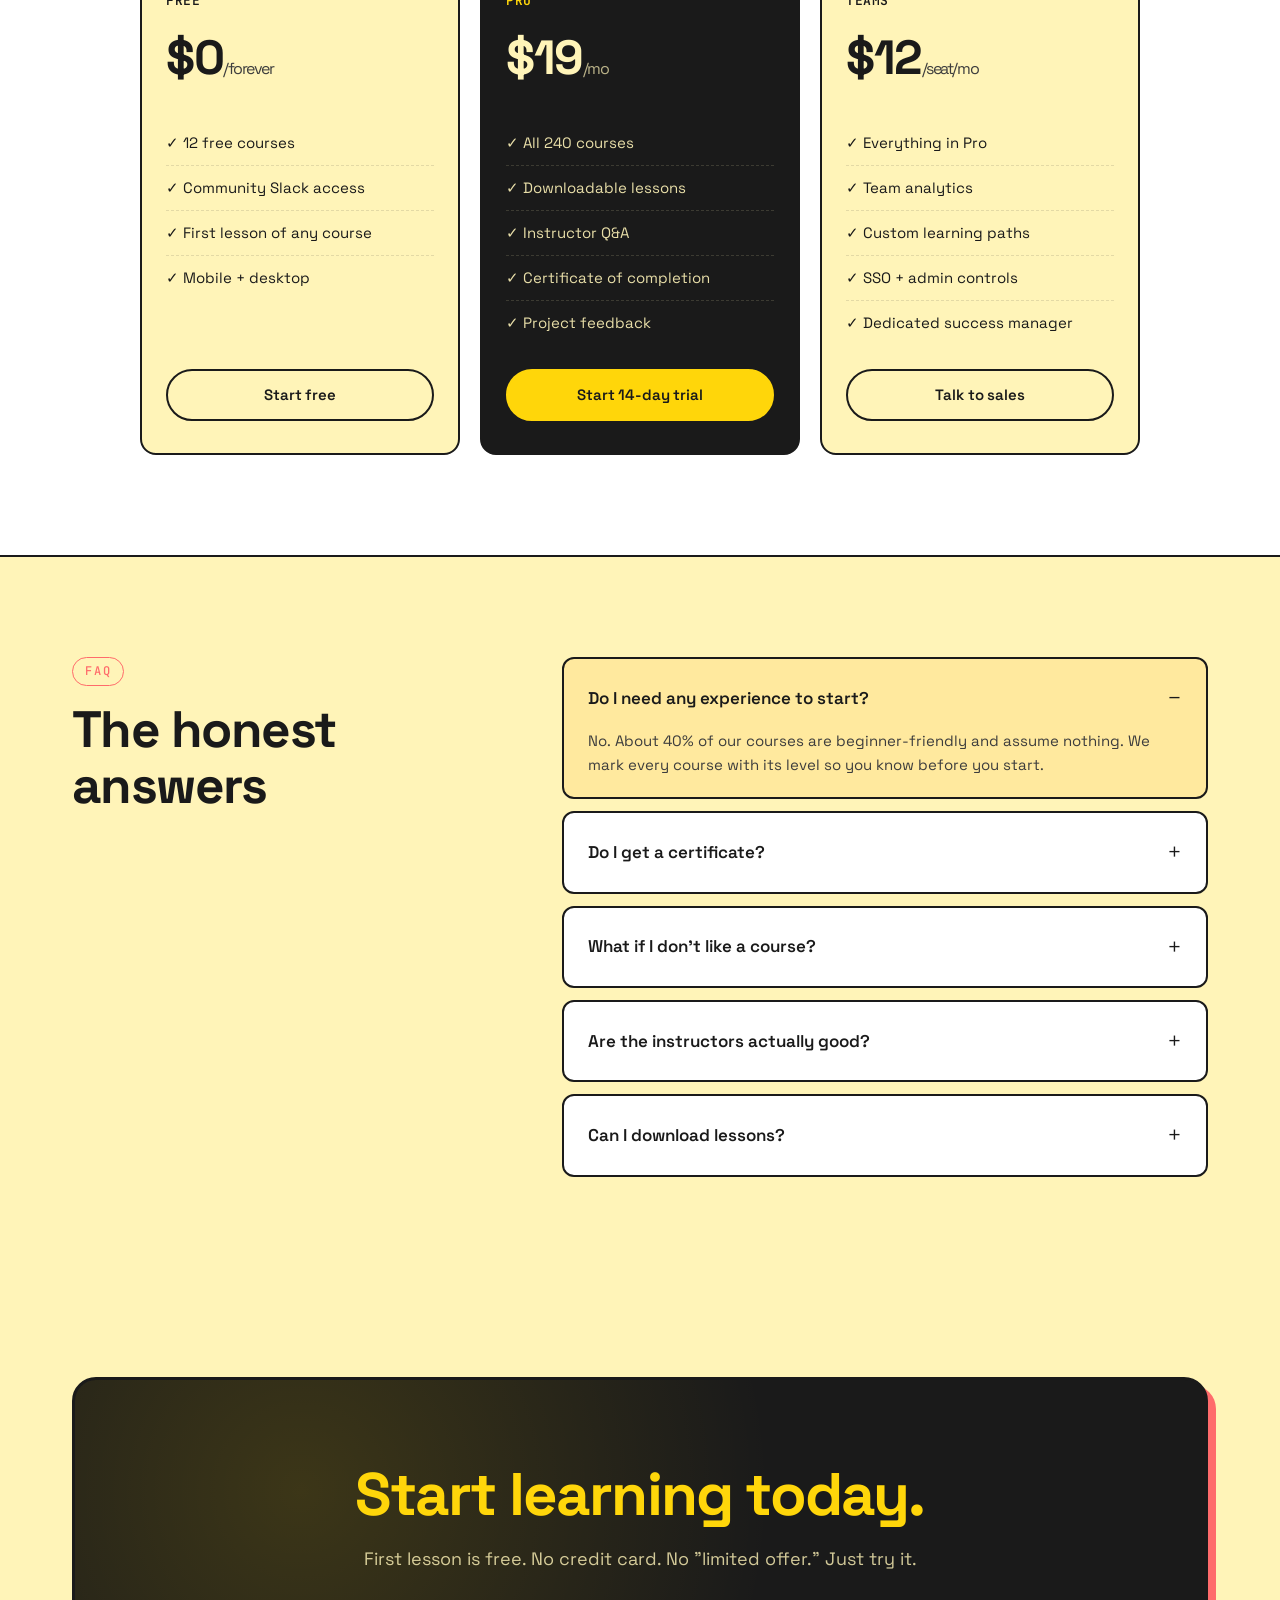
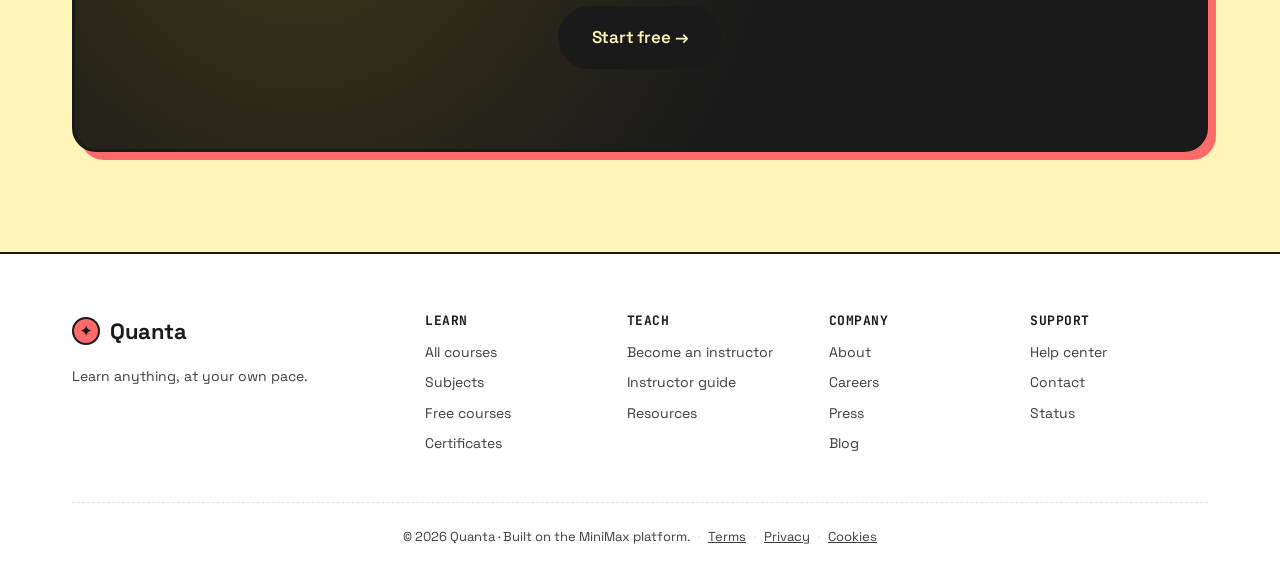
<file: gallery/quanta.html>
<!DOCTYPE html>
<html lang="en">
<head>
  <meta charset="UTF-8" />
  <meta name="viewport" content="width=device-width, initial-scale=1.0" />
  <title>Quanta — Learn anything, at your own pace</title>
  <meta name="description" content="Quanta — A friendly, project-based online learning platform. Real instructors. Real projects. Real outcomes." />
  <link rel="preconnect" href="https://fonts.googleapis.com" />
  <link rel="preconnect" href="https://fonts.gstatic.com" crossorigin />
  <link href="https://fonts.googleapis.com/css2?family=Space+Grotesk:wght@300;400;500;600;700&family=EB+Garamond:ital,wght@0,400;0,500;1,400&family=Caveat:wght@400;500;600&family=JetBrains+Mono:wght@400;500&display=swap" rel="stylesheet" />
  <link rel="stylesheet" href="quanta.css" />
</head>
<body>

  <!-- Top nav -->
  <header class="qnav">
    <div class="qnav__inner">
      <a class="qnav__logo" href="#">
        <span class="qnav__mark"></span>
        <span class="qnav__word">Quanta</span>
      </a>
      <nav class="qnav__links">
        <a href="#courses">Courses</a>
        <a href="#instructors">Instructors</a>
        <a href="#how">How it works</a>
        <a href="#pricing">Pricing</a>
        <a href="#stories">Stories</a>
      </nav>
      <div class="qnav__cta">
        <a class="qbtn qbtn--ghost" href="#">Sign in</a>
        <a class="qbtn qbtn--primary" href="#">Start free</a>
      </div>
    </div>
  </header>

  <!-- Hero -->
  <section class="qhero">
    <div class="qhero__bg" aria-hidden="true">
      <svg viewBox="0 0 1440 600" preserveAspectRatio="xMidYMin slice" xmlns="http://www.w3.org/2000/svg">
        <defs>
          <radialGradient id="q-glow" cx="50%" cy="0%" r="70%">
            <stop offset="0%" stop-color="#FF6B6B" stop-opacity="0.18"/>
            <stop offset="50%" stop-color="#FFD60A" stop-opacity="0.12"/>
            <stop offset="100%" stop-color="#FFF4B8" stop-opacity="0"/>
          </radialGradient>
        </defs>
        <rect width="1440" height="600" fill="url(#q-glow)"/>
        <!-- Dotted pattern -->
        <g fill="#1A1A1A" opacity="0.06">
          <circle cx="200" cy="100" r="2"/>
          <circle cx="280" cy="60" r="2"/>
          <circle cx="360" cy="120" r="2"/>
          <circle cx="120" cy="180" r="2"/>
          <circle cx="440" cy="80" r="2"/>
          <circle cx="1000" cy="100" r="2"/>
          <circle cx="1080" cy="60" r="2"/>
          <circle cx="1160" cy="140" r="2"/>
          <circle cx="1240" cy="80" r="2"/>
          <circle cx="1320" cy="180" r="2"/>
        </g>
        <!-- Stars -->
        <text x="180" y="160" font-size="22" fill="#FF6B6B" opacity="0.6">✦</text>
        <text x="1280" y="120" font-size="18" fill="#FFD60A" opacity="0.7">★</text>
        <text x="640" y="80" font-size="14" fill="#1A1A1A" opacity="0.2">+</text>
      </svg>
    </div>
    <div class="qhero__content">
      <span class="qeyebrow">✦ Learn anything · At your own pace</span>
      <h1 class="qtitle">Quanta</h1>
      <p class="qsub">Real instructors. Real projects. Real outcomes — without the cohort calendar, the deadlines, or the course catalog anxiety.</p>
      <div class="qhero__actions">
        <a class="qbtn qbtn--primary qbtn--lg" href="#courses">Browse 240+ courses →</a>
        <a class="qbtn qbtn--ghost qbtn--lg" href="#how">See how it works</a>
      </div>
      <div class="qhero__meta">
        <span>🎓 50,000+ active learners</span>
        <span>🌍 Students in 92 countries</span>
        <span>⭐ 4.9 / 5 average rating</span>
      </div>
    </div>
  </section>

  <!-- Stats bar -->
  <section class="qstats">
    <div class="qstats__inner">
      <div class="qstat"><div class="qstat__num" data-target="240">0</div><div class="qstat__label">courses</div></div>
      <div class="qstat"><div class="qstat__num" data-target="50">0</div><div class="qstat__suffix">K+</div><div class="qstat__label">learners</div></div>
      <div class="qstat"><div class="qstat__num" data-target="92">0</div><div class="qstat__label">countries</div></div>
      <div class="qstat"><div class="qstat__num" data-target="4.9" data-decimal="1">0</div><div class="qstat__suffix">/5</div><div class="qstat__label">avg rating</div></div>
      <div class="qstat"><div class="qstat__num" data-target="87">0</div><div class="qstat__suffix">%</div><div class="qstat__label">finish rate</div></div>
    </div>
  </section>

  <!-- Featured courses -->
  <section id="courses" class="qcourses">
    <div class="container">
      <div class="qsec-head">
        <span class="qsec-eyebrow">Featured this month</span>
        <h2 class="qsec-title">Courses you'll actually finish</h2>
        <p class="qsec-lede">Project-based, instructor-led, and self-paced. Pick one. Build something real by Friday.</p>
      </div>
      <div class="qcourse-grid">
        <article class="qcourse">
          <div class="qcourse__cover">
            <img src="showcase/quanta_course_python.png" alt="Python for Data Science" />
            <span class="qcourse__badge">Bestseller</span>
          </div>
          <div class="qcourse__body">
            <div class="qcourse__meta">
              <span class="qcourse__cat">Data</span>
              <span class="qcourse__level">Beginner</span>
            </div>
            <h3 class="qcourse__title">Python for Data Science</h3>
            <p class="qcourse__instr">with Dr. Yuki Tanaka · 38 lessons · 6h 20m</p>
            <div class="qcourse__rating">
              <span class="qstars">★★★★★</span> <span>4.9</span> <span class="qcourse__count">(2,140)</span>
            </div>
            <div class="qcourse__foot">
              <span class="qcourse__price">Free<span class="qcourse__price-old">$49</span></span>
              <a class="qbtn qbtn--primary qbtn--sm" href="#">Start course →</a>
            </div>
          </div>
        </article>

        <article class="qcourse">
          <div class="qcourse__cover">
            <img src="showcase/quanta_course_ux.png" alt="UX & Product Design" />
            <span class="qcourse__badge">New</span>
          </div>
          <div class="qcourse__body">
            <div class="qcourse__meta">
              <span class="qcourse__cat">Design</span>
              <span class="qcourse__level">Intermediate</span>
            </div>
            <h3 class="qcourse__title">UX & Product Design</h3>
            <p class="qcourse__instr">with Mateo Reyes · 42 lessons · 9h 10m</p>
            <div class="qcourse__rating">
              <span class="qstars">★★★★★</span> <span>4.8</span> <span class="qcourse__count">(1,205)</span>
            </div>
            <div class="qcourse__foot">
              <span class="qcourse__price">$29<span class="qcourse__price-old">$89</span></span>
              <a class="qbtn qbtn--primary qbtn--sm" href="#">Start course →</a>
            </div>
          </div>
        </article>

        <article class="qcourse">
          <div class="qcourse__cover">
            <img src="showcase/quanta_course_photo.png" alt="Photography Masterclass" />
          </div>
          <div class="qcourse__body">
            <div class="qcourse__meta">
              <span class="qcourse__cat">Creative</span>
              <span class="qcourse__level">All levels</span>
            </div>
            <h3 class="qcourse__title">Photography Masterclass</h3>
            <p class="qcourse__instr">with Mira Ostrowski · 24 lessons · 4h 45m</p>
            <div class="qcourse__rating">
              <span class="qstars">★★★★★</span> <span>4.9</span> <span class="qcourse__count">(3,580)</span>
            </div>
            <div class="qcourse__foot">
              <span class="qcourse__price">$39<span class="qcourse__price-old">$99</span></span>
              <a class="qbtn qbtn--primary qbtn--sm" href="#">Start course →</a>
            </div>
          </div>
        </article>

        <article class="qcourse">
          <div class="qcourse__cover">
            <img src="showcase/quanta_course_data.png" alt="Data Science Fundamentals" />
          </div>
          <div class="qcourse__body">
            <div class="qcourse__meta">
              <span class="qcourse__cat">Data</span>
              <span class="qcourse__level">Beginner</span>
            </div>
            <h3 class="qcourse__title">Data Science Fundamentals</h3>
            <p class="qcourse__instr">with Priya Iyer · 56 lessons · 12h 30m</p>
            <div class="qcourse__rating">
              <span class="qstars">★★★★★</span> <span>4.9</span> <span class="qcourse__count">(2,890)</span>
            </div>
            <div class="qcourse__foot">
              <span class="qcourse__price">$49<span class="qcourse__price-old">$129</span></span>
              <a class="qbtn qbtn--primary qbtn--sm" href="#">Start course →</a>
            </div>
          </div>
        </article>
      </div>
      <div class="qcourses__more">
        <a class="qbtn qbtn--ghost qbtn--lg" href="#">Browse all 240 courses →</a>
      </div>
    </div>
  </section>

  <!-- How it works -->
  <section id="how" class="qhow">
    <div class="container">
      <div class="qsec-head">
        <span class="qsec-eyebrow">How it works</span>
        <h2 class="qsec-title">Start today, finish this month</h2>
        <p class="qsec-lede">No cohorts. No "enrollment windows." No pressure. Just you, the work, and a deadline you set yourself.</p>
      </div>
      <div class="qsteps">
        <div class="qstep">
          <div class="qstep__num">01</div>
          <div class="qstep__icon">✦</div>
          <h3>Pick a course</h3>
          <p>Browse 240 courses across code, design, data, creative, business, and more. Try the first lesson free, no signup.</p>
        </div>
        <div class="qstep__arrow">→</div>
        <div class="qstep">
          <div class="qstep__num">02</div>
          <div class="qstep__icon">◐</div>
          <h3>Learn at your pace</h3>
          <p>Watch lessons when you want. Take notes. Try the exercises. Ask the instructor a question — they actually answer.</p>
        </div>
        <div class="qstep__arrow">→</div>
        <div class="qstep">
          <div class="qstep__num">03</div>
          <div class="qstep__icon">✺</div>
          <h3>Build & ship</h3>
          <p>Every course ends with a real project you can put in your portfolio. Get feedback from the community.</p>
        </div>
      </div>
    </div>
  </section>

  <!-- Categories -->
  <section class="qcats">
    <div class="container">
      <div class="qsec-head">
        <span class="qsec-eyebrow">Subjects</span>
        <h2 class="qsec-title">12 subjects, 240 courses</h2>
      </div>
      <div class="qcat-grid">
        <a class="qcat" href="#"><span class="qcat__icon">⌨</span> <span>Code</span> <span class="qcat__count">38</span></a>
        <a class="qcat" href="#"><span class="qcat__icon">◐</span> <span>Design</span> <span class="qcat__count">24</span></a>
        <a class="qcat" href="#"><span class="qcat__icon">∿</span> <span>Data</span> <span class="qcat__count">19</span></a>
        <a class="qcat" href="#"><span class="qcat__icon">✦</span> <span>Creative</span> <span class="qcat__count">22</span></a>
        <a class="qcat" href="#"><span class="qcat__icon">⬡</span> <span>Business</span> <span class="qcat__count">31</span></a>
        <a class="qcat" href="#"><span class="qcat__icon">◑</span> <span>Marketing</span> <span class="qcat__count">18</span></a>
        <a class="qcat" href="#"><span class="qcat__icon">✎</span> <span>Writing</span> <span class="qcat__count">15</span></a>
        <a class="qcat" href="#"><span class="qcat__icon">♫</span> <span>Music</span> <span class="qcat__count">12</span></a>
        <a class="qcat" href="#"><span class="qcat__icon">✺</span> <span>Languages</span> <span class="qcat__count">21</span></a>
        <a class="qcat" href="#"><span class="qcat__icon">◈</span> <span>Math</span> <span class="qcat__count">9</span></a>
        <a class="qcat" href="#"><span class="qcat__icon">❀</span> <span>Wellness</span> <span class="qcat__count">14</span></a>
        <a class="qcat" href="#"><span class="qcat__icon">⌖</span> <span>Science</span> <span class="qcat__count">17</span></a>
      </div>
    </div>
  </section>

  <!-- Instructors -->
  <section id="instructors" class="qinstructors">
    <div class="container">
      <div class="qsec-head">
        <span class="qsec-eyebrow">The teachers</span>
        <h2 class="qsec-title">People who do the thing, teaching</h2>
        <p class="qsec-lede">Every Quanta instructor is a working professional. No content marketers. No "10x engineer" LinkedIn fluff. Real people, real work.</p>
      </div>
      <div class="qinstr-grid">
        <article class="qinstr">
          <div class="qinstr__photo"><img src="showcase/quanta_inst_01.png" alt="Dr. Yuki Tanaka" /></div>
          <h3>Dr. Yuki Tanaka</h3>
          <p class="qinstr__role">Data Science Lead, Stripe</p>
          <p class="qinstr__bio">12 years in ML. PhD from Tokyo. Built the fraud detection system at three fintechs.</p>
          <div class="qinstr__stats">
            <span><strong>14</strong> courses</span>
            <span><strong>42K</strong> students</span>
            <span><strong>4.9</strong> ★</span>
          </div>
        </article>
        <article class="qinstr">
          <div class="qinstr__photo"><img src="showcase/quanta_inst_02.png" alt="Mateo Reyes" /></div>
          <h3>Mateo Reyes</h3>
          <p class="qinstr__role">Principal Designer, Figma</p>
          <p class="qinstr__bio">Designed the tools you probably used today. Teaches UX from the inside of a real product team.</p>
          <div class="qinstr__stats">
            <span><strong>8</strong> courses</span>
            <span><strong>28K</strong> students</span>
            <span><strong>4.8</strong> ★</span>
          </div>
        </article>
        <article class="qinstr">
          <div class="qinstr__photo"><img src="showcase/quanta_inst_03.png" alt="Mira Ostrowski" /></div>
          <h3>Mira Ostrowski</h3>
          <p class="qinstr__role">Photographer & Author</p>
          <p class="qinstr__bio">Published three photo books. Shot for National Geographic. Lives on a sailboat in Lisbon.</p>
          <div class="qinstr__stats">
            <span><strong>6</strong> courses</span>
            <span><strong>19K</strong> students</span>
            <span><strong>4.9</strong> ★</span>
          </div>
        </article>
      </div>
    </div>
  </section>

  <!-- Community / Social proof -->
  <section class="qcommunity">
    <div class="container">
      <div class="qcommunity__inner">
        <div class="qcommunity__text">
          <span class="qsec-eyebrow">The community</span>
          <h2 class="qsec-title">50,000 learners, one Slack</h2>
          <p>Every learner gets access to our community Slack — 50,000+ people across 92 countries, all learning, all sharing work, all answering questions. The instructors are in there too.</p>
          <a class="qbtn qbtn--primary qbtn--lg" href="#">Join the community →</a>
        </div>
        <div class="qcommunity__img">
          <img src="showcase/quanta_community.png" alt="Quanta community" />
        </div>
      </div>
    </div>
  </section>

  <!-- Testimonials -->
  <section id="stories" class="qstories">
    <div class="container">
      <div class="qsec-head">
        <span class="qsec-eyebrow">Learner stories</span>
        <h2 class="qsec-title">What people built (and where they went)</h2>
      </div>
      <div class="qstory-grid">
        <article class="qstory">
          <span class="qstory__quote">"</span>
          <p>I went from knowing nothing to shipping a real app in five months. I now teach the next cohort.</p>
          <div class="qstory__author">
            <strong>Priya Iyer</strong>
            <span>Graduate → Mentor · 2023</span>
          </div>
        </article>
        <article class="qstory">
          <span class="qstory__quote">"</span>
          <p>The UX course changed my career. I went from admin work to a senior designer role in 8 months.</p>
          <div class="qstory__author">
            <strong>Daniel Owusu</strong>
            <span>Graduate · Accra · 2024</span>
          </div>
        </article>
        <article class="qstory">
          <span class="qstory__quote">"</span>
          <p>I love that I can start a lesson at 11pm and the instructor is still answering questions at midnight.</p>
          <div class="qstory__author">
            <strong>Naomi Sato</strong>
            <span>Photographer · Tokyo · 2025</span>
          </div>
        </article>
      </div>
    </div>
  </section>

  <!-- Pricing -->
  <section id="pricing" class="qpricing">
    <div class="container">
      <div class="qsec-head">
        <span class="qsec-eyebrow">Pricing</span>
        <h2 class="qsec-title">Pay for what you need</h2>
        <p class="qsec-lede">Try before you buy. Cancel any time. No "limited time offers." No dark patterns.</p>
      </div>
      <div class="qplans">
        <article class="qplan">
          <div class="qplan__name">Free</div>
          <div class="qplan__price">$0<span>/forever</span></div>
          <ul class="qplan__feats">
            <li>✓ 12 free courses</li>
            <li>✓ Community Slack access</li>
            <li>✓ First lesson of any course</li>
            <li>✓ Mobile + desktop</li>
          </ul>
          <a class="qbtn qbtn--ghost qbtn--block" href="#">Start free</a>
        </article>
        <article class="qplan qplan--featured">
          <div class="qplan__tag">Most popular</div>
          <div class="qplan__name">Pro</div>
          <div class="qplan__price">$19<span>/mo</span></div>
          <ul class="qplan__feats">
            <li>✓ All 240 courses</li>
            <li>✓ Downloadable lessons</li>
            <li>✓ Instructor Q&A</li>
            <li>✓ Certificate of completion</li>
            <li>✓ Project feedback</li>
          </ul>
          <a class="qbtn qbtn--primary qbtn--block" href="#">Start 14-day trial</a>
        </article>
        <article class="qplan">
          <div class="qplan__name">Teams</div>
          <div class="qplan__price">$12<span>/seat/mo</span></div>
          <ul class="qplan__feats">
            <li>✓ Everything in Pro</li>
            <li>✓ Team analytics</li>
            <li>✓ Custom learning paths</li>
            <li>✓ SSO + admin controls</li>
            <li>✓ Dedicated success manager</li>
          </ul>
          <a class="qbtn qbtn--ghost qbtn--block" href="#">Talk to sales</a>
        </article>
      </div>
    </div>
  </section>

  <!-- FAQ -->
  <section class="qfaq">
    <div class="container qfaq__inner">
      <div>
        <span class="qsec-eyebrow">FAQ</span>
        <h2 class="qsec-title">The honest answers</h2>
      </div>
      <div class="qfaq__list">
        <details class="qfaq__item" open>
          <summary>Do I need any experience to start?</summary>
          <p>No. About 40% of our courses are beginner-friendly and assume nothing. We mark every course with its level so you know before you start.</p>
        </details>
        <details class="qfaq__item">
          <summary>Do I get a certificate?</summary>
          <p>Yes — on Pro and Teams plans. We don't put our logo on the certificate (weird, we know) but employers recognize them.</p>
        </details>
        <details class="qfaq__item">
          <summary>What if I don't like a course?</summary>
          <p>14-day refund, no questions asked. We'd rather you leave happy than stay frustrated.</p>
        </details>
        <details class="qfaq__item">
          <summary>Are the instructors actually good?</summary>
          <p>Every instructor is a working professional in the field they teach. No course-mill teachers. You can see their bio and day job on every course page.</p>
        </details>
        <details class="qfaq__item">
          <summary>Can I download lessons?</summary>
          <p>Yes, on Pro and Teams. Watch on a plane, on a train, on a desert island.</p>
        </details>
      </div>
    </div>
  </section>

  <!-- CTA -->
  <section class="qcta">
    <div class="container">
      <div class="qcta__card">
        <h2>Start learning today.</h2>
        <p>First lesson is free. No credit card. No "limited offer." Just try it.</p>
        <a class="qbtn qbtn--primary qbtn--lg" href="#">Start free →</a>
      </div>
    </div>
  </section>

  <!-- Footer -->
  <footer class="qfooter">
    <div class="container">
      <div class="qfooter__top">
        <div class="qfooter__brand">
          <a class="qnav__logo" href="#">
            <span class="qnav__mark"></span>
            <span class="qnav__word">Quanta</span>
          </a>
          <p class="qfooter__tag">Learn anything, at your own pace.</p>
        </div>
        <div class="qfooter__cols">
          <div><h4>Learn</h4><a href="#">All courses</a><a href="#">Subjects</a><a href="#">Free courses</a><a href="#">Certificates</a></div>
          <div><h4>Teach</h4><a href="#">Become an instructor</a><a href="#">Instructor guide</a><a href="#">Resources</a></div>
          <div><h4>Company</h4><a href="#">About</a><a href="#">Careers</a><a href="#">Press</a><a href="#">Blog</a></div>
          <div><h4>Support</h4><a href="#">Help center</a><a href="#">Contact</a><a href="#">Status</a></div>
        </div>
      </div>
      <div class="qfooter__bottom">
        <span>© 2026 Quanta · Built on the MiniMax platform.</span>
        <span class="qfooter__sep">·</span>
        <a href="#">Terms</a>
        <span class="qfooter__sep">·</span>
        <a href="#">Privacy</a>
        <span class="qfooter__sep">·</span>
        <a href="#">Cookies</a>
      </div>
    </div>
  </footer>

  <script src="quanta.js"></script>
</body>
</html>
</file>
<file: gallery/styles.css>
/* =========================================================
   Studio Gallery — Design system
   ========================================================= */
:root {
  --bg: #fcfaf8;
  --bg-soft: #f5f4ef;
  --ink: #26251e;
  --ink-soft: #504f49;
  --border: #d9d3cb;
  --border-soft: #f3f0ef;
  --chip-bg: #f3f0ef;
  --accent: #b89968;

  --font-display: "Questrial", "Century Gothic", "Avenir Next", sans-serif;
  --font-serif: "EB Garamond", "Huiwen Mincho", Georgia, serif;
  --font-sans: "Inter", -apple-system, BlinkMacSystemFont, "Segoe UI", Roboto, sans-serif;
  --font-mono: "JetBrains Mono", "SF Mono", Menlo, Consolas, monospace;
}

* { box-sizing: border-box; }
html, body { margin: 0; padding: 0; }
body {
  background: var(--bg);
  color: var(--ink);
  font-family: var(--font-sans);
  font-size: 15px;
  line-height: 1.6;
  -webkit-font-smoothing: antialiased;
}
img, svg { max-width: 100%; display: block; }
a { color: inherit; text-decoration: none; }
button { font-family: inherit; cursor: pointer; }
h1, h2, h3, h4 { margin: 0; line-height: 1.15; }
p { margin: 0; }
.container { max-width: 1280px; margin: 0 auto; padding: 0 32px; }

/* =========================================================
   Header
   ========================================================= */
.hdr {
  position: sticky; top: 0; z-index: 50;
  backdrop-filter: blur(16px);
  -webkit-backdrop-filter: blur(16px);
  background: rgba(252, 250, 248, 0.75);
  border-bottom: 1px solid var(--border-soft);
}
.hdr__inner {
  max-width: 1280px; margin: 0 auto;
  padding: 18px 32px;
  display: flex; align-items: center; gap: 18px;
}
.hdr__logo {
  display: inline-flex; align-items: center; gap: 9px;
  font-family: var(--font-display);
  font-size: 18px; font-weight: 500; letter-spacing: 0.5px;
}
.hdr__mark {
  width: 22px; height: 22px; border-radius: 5px;
  background: var(--ink);
  position: relative;
}
.hdr__mark::after {
  content: ""; position: absolute; inset: 4px;
  border-radius: 2px; background: var(--bg);
}
.hdr__word { font-weight: 600; }
.hdr__divider { flex: 1; height: 1px; background: var(--border-soft); }
.hdr__nav { display: flex; gap: 4px; }
.hdr__nav a {
  position: relative; padding: 8px 12px;
  color: var(--ink); font-weight: 500; font-size: 14px;
}
.hdr__nav a::after {
  content: ""; position: absolute;
  left: 8px; right: 8px; bottom: 4px;
  height: 1.5px; background: var(--ink);
  transform: scaleX(0); transform-origin: left;
  transition: transform 250ms ease;
}
.hdr__nav a:hover::after { transform: scaleX(1); }
.hdr__count {
  font-family: var(--font-mono);
  font-size: 12px; color: var(--ink-soft);
  padding: 6px 10px; border-radius: 999px;
  background: var(--chip-bg);
}

@media (max-width: 720px) { .hdr__nav { display: none; } }

/* =========================================================
   Hero
   ========================================================= */
.hero {
  position: relative;
  padding: 100px 0 60px;
  text-align: center;
  overflow: hidden;
}
.hero__art { position: absolute; inset: 0; z-index: -1; pointer-events: none; }
.hero__art svg { width: 100%; height: 100%; }
.hero__content { max-width: 760px; margin: 0 auto; padding: 0 32px; }
.eyebrow {
  display: inline-block;
  color: var(--ink-soft);
  font-size: 12px; font-weight: 500; letter-spacing: 3.5px;
  text-transform: uppercase;
  margin-bottom: 18px;
  opacity: 0.65;
}
.hero__title {
  font-family: var(--font-display);
  font-size: clamp(40px, 6vw, 72px);
  font-weight: 400; letter-spacing: 1.5px;
  color: var(--ink);
  margin-bottom: 20px;
}
.hero__title em {
  font-family: var(--font-serif);
  font-style: italic;
  font-weight: 500;
}
.hero__subtitle {
  font-family: var(--font-serif);
  font-style: italic;
  font-size: 19px; line-height: 1.6;
  color: var(--ink-soft);
  max-width: 600px; margin: 0 auto;
}

/* =========================================================
   Filters
   ========================================================= */
.gallery { padding: 40px 0 80px; }
.filters {
  display: flex; flex-wrap: wrap; align-items: center; gap: 8px;
  padding: 0 0 32px;
  border-bottom: 1px solid var(--border-soft);
  margin-bottom: 32px;
}
.chip {
  display: inline-flex; align-items: center; gap: 6px;
  padding: 7px 14px; border-radius: 999px;
  background: transparent;
  border: 1px solid var(--border-soft);
  color: var(--ink-soft);
  font-size: 13px; font-weight: 500;
  transition: all 200ms ease;
}
.chip:hover { color: var(--ink); border-color: var(--border); }
.chip.is-active {
  background: var(--ink); color: #fafafa; border-color: var(--ink);
}
.chip span {
  font-family: var(--font-mono);
  font-size: 11px; opacity: 0.6;
  font-weight: 400;
}
.chip.is-active span { color: #fafafa; opacity: 0.7; }

.search {
  margin-left: auto;
  display: inline-flex; align-items: center; gap: 8px;
  padding: 6px 12px; border-radius: 999px;
  background: var(--chip-bg);
  border: 1px solid transparent;
  color: var(--ink-soft);
  transition: border-color 200ms ease;
}
.search:focus-within { border-color: var(--ink); }
.search input {
  background: transparent; border: none; outline: none;
  color: var(--ink);
  font-family: var(--font-sans);
  font-size: 13px;
  width: 200px;
}
.search input::placeholder { color: var(--ink-soft); opacity: 0.6; }

/* =========================================================
   Grid
   ========================================================= */
.grid {
  display: grid;
  grid-template-columns: repeat(4, 1fr);
  gap: 28px;
}
@media (max-width: 1100px) { .grid { grid-template-columns: repeat(3, 1fr); } }
@media (max-width: 800px)  { .grid { grid-template-columns: repeat(2, 1fr); } }
@media (max-width: 480px)  { .grid { grid-template-columns: 1fr; } }

.card {
  display: block; cursor: pointer;
  background: transparent; border: none; padding: 0; text-align: left;
  transition: transform 300ms ease;
}
.card:hover { transform: translateY(-4px); }
.card__thumb {
  position: relative;
  aspect-ratio: 16 / 10;
  border-radius: 12px;
  overflow: hidden;
  background: var(--chip-bg);
  border: 1px solid var(--border-soft);
  transition: border-color 250ms ease, box-shadow 250ms ease;
}
.card:hover .card__thumb {
  border-color: var(--border);
  box-shadow: 0 10px 30px rgba(38, 37, 30, 0.08);
}
.card__thumb img {
  width: 100%; height: 100%;
  object-fit: cover; object-position: top;
  display: block;
}
.card__overlay {
  position: absolute; inset: 0;
  background: linear-gradient(to bottom, transparent 60%, rgba(0,0,0,0.5));
  opacity: 0; transition: opacity 250ms ease;
  display: flex; align-items: flex-end; padding: 16px;
}
.card:hover .card__overlay { opacity: 1; }
.card__overlay span {
  color: #fff; font-size: 12px; font-weight: 500;
  display: inline-flex; align-items: center; gap: 4px;
}
.card__meta { padding: 14px 4px 0; }
.card__cat {
  font-family: var(--font-mono);
  font-size: 11px; color: var(--ink-soft);
  text-transform: uppercase; letter-spacing: 0.5px;
  margin-bottom: 4px;
}
.card__name {
  font-family: var(--font-serif);
  font-size: 22px; font-weight: 500; font-style: italic;
  color: var(--ink);
  margin-bottom: 4px;
}
.card__tag {
  font-size: 13px; color: var(--ink-soft);
}

.empty {
  display: none; text-align: center;
  padding: 60px 0; color: var(--ink-soft);
  font-family: var(--font-serif); font-style: italic;
}
.empty.is-visible { display: block; }

/* =========================================================
   Footer
   ========================================================= */
.ftr {
  background: var(--bg-soft);
  padding: 28px 32px;
  display: flex; align-items: center; justify-content: center;
  font-size: 12px; color: var(--ink-soft);
  letter-spacing: 0.3px;
  text-align: center;
}
.ftr__inner { display: flex; flex-wrap: wrap; gap: 8px; align-items: center; justify-content: center; }
.ftr__sep { color: #b1b1b1; }
.ftr a { color: inherit; text-decoration: underline; text-underline-offset: 3px; }

/* =========================================================
   Modal
   ========================================================= */
.modal {
  position: fixed; inset: 0; z-index: 100;
  display: none; align-items: center; justify-content: center;
  padding: 24px;
}
.modal.is-open { display: flex; }
.modal__overlay {
  position: absolute; inset: 0;
  background: rgba(7, 8, 13, 0.55);
  backdrop-filter: blur(8px);
  -webkit-backdrop-filter: blur(8px);
  animation: fadeIn 250ms ease;
}
.modal__panel {
  position: relative; z-index: 1;
  width: 100%; max-width: 1080px; max-height: 92vh;
  overflow-y: auto;
  background: var(--bg);
  border-radius: 16px;
  box-shadow: 0 30px 80px rgba(0,0,0,0.4);
  animation: pop 300ms cubic-bezier(0.2, 0.7, 0.2, 1);
}
@keyframes fadeIn { from { opacity: 0; } to { opacity: 1; } }
@keyframes pop {
  from { opacity: 0; transform: translateY(20px) scale(0.98); }
  to { opacity: 1; transform: translateY(0) scale(1); }
}

.modal__close {
  position: absolute; top: 16px; right: 16px;
  width: 36px; height: 36px;
  background: var(--chip-bg);
  border: 1px solid var(--border-soft);
  border-radius: 50%;
  color: var(--ink);
  display: inline-flex; align-items: center; justify-content: center;
  z-index: 2;
  transition: all 200ms ease;
}
.modal__close:hover { background: var(--ink); color: #fafafa; }

.modal__head { padding: 40px 40px 0; }
.modal__cat {
  font-family: var(--font-mono);
  font-size: 11px; color: var(--ink-soft);
  text-transform: uppercase; letter-spacing: 0.8px;
  margin-bottom: 12px;
}
.modal__title {
  font-family: var(--font-display);
  font-size: 56px; font-weight: 400; letter-spacing: 1px;
  margin-bottom: 12px;
}
.modal__desc {
  font-family: var(--font-serif);
  font-style: italic;
  font-size: 19px; line-height: 1.6;
  color: var(--ink-soft);
  max-width: 700px;
}

.modal__hero {
  margin: 28px 40px 0;
  border-radius: 12px; overflow: hidden;
  border: 1px solid var(--border-soft);
  aspect-ratio: 16 / 9;
  background: var(--chip-bg);
}
.modal__hero img { width: 100%; height: 100%; object-fit: cover; }

.modal__variations {
  display: grid; grid-template-columns: repeat(3, 1fr);
  gap: 16px;
  padding: 32px 40px;
}
@media (max-width: 800px) { .modal__variations { grid-template-columns: 1fr; } }

.var {
  background: var(--bg-soft);
  border: 1px solid var(--border-soft);
  border-radius: 12px;
  padding: 24px;
  display: flex; flex-direction: column; gap: 12px;
  transition: all 200ms ease;
  cursor: pointer;
}
.var:hover {
  border-color: var(--ink);
  transform: translateY(-2px);
  background: var(--bg);
}
.var__num {
  font-family: var(--font-mono);
  font-size: 11px; color: var(--ink-soft);
  letter-spacing: 0.5px;
}
.var__title {
  font-family: var(--font-serif);
  font-size: 22px; font-weight: 500; font-style: italic;
  color: var(--ink);
}
.var__desc {
  font-size: 14px; line-height: 1.55;
  color: var(--ink-soft);
  flex: 1;
}
.var__palette {
  display: flex; gap: 6px; margin-top: 4px;
}
.var__swatch {
  width: 26px; height: 26px;
  border-radius: 6px;
  border: 1px solid rgba(0,0,0,0.1);
}
.var__meta {
  display: flex; flex-direction: column; gap: 6px;
  margin-top: 6px;
  padding-top: 12px;
  border-top: 1px solid var(--border-soft);
}
.var__meta-row {
  display: flex; gap: 10px;
  font-size: 12px; color: var(--ink-soft);
}
.var__meta-key {
  font-family: var(--font-mono);
  text-transform: uppercase; letter-spacing: 0.5px;
  font-size: 10px;
  min-width: 70px;
  opacity: 0.65;
}

.modal__foot {
  display: flex; gap: 10px; justify-content: flex-end;
  padding: 0 40px 32px;
}
.btn {
  display: inline-flex; align-items: center; justify-content: center;
  height: 40px; padding: 0 22px;
  border-radius: 46px;
  font-size: 14px; font-weight: 500;
  background: transparent; color: var(--ink);
  border: 1px solid var(--border);
  transition: all 200ms ease;
}
.btn:hover { background: var(--ink); color: #fafafa; border-color: var(--ink); }
.btn--primary { background: var(--ink); color: #fafafa; border-color: var(--ink); }
.btn--primary:hover { background: #3a3933; border-color: #3a3933; }

@media (max-width: 640px) {
  .modal__head, .modal__hero, .modal__variations, .modal__foot { padding-left: 20px; padding-right: 20px; }
  .modal__head { padding-top: 28px; }
  .modal__title { font-size: 40px; }
  .modal__foot { flex-direction: column; }
  .modal__foot .btn { width: 100%; }
}
</file>
<file: vad/styles.css>
/* =========================================================
   VAD-inspired landing, restyled for Fadi's Arabic services
   Cream palette, ink-reveal hero, 5 feature cards.
   RTL-aware.
   ========================================================= */

:root {
  --color-bg: #fcfaf8;
  --color-ink: #26251e;
  --color-ink-soft: #504f49;
  --color-border: #979696;
  --color-border-soft: #d9d3cb;
  --color-chip-bg: #f3f0ef;
  --color-accent: #b89968;
  --font-display: 'Cairo', 'Questrial', system-ui, sans-serif;
  --font-serif: 'Amiri', 'EB Garamond', Georgia, serif;
  --font-sans: 'Tajawal', 'Inter', system-ui, sans-serif;
  --font-mono: 'JetBrains Mono', monospace;
}

* { box-sizing: border-box; }
html, body { margin: 0; padding: 0; }
body {
  font-family: var(--font-sans);
  background: var(--color-bg);
  color: var(--color-ink);
  -webkit-font-smoothing: antialiased;
  -moz-osx-font-smoothing: grayscale;
  direction: rtl;
  text-align: right;
}

/* =========================================================
   Hero — ink-reveal mask
   ========================================================= */
.hero {
  position: relative;
  aspect-ratio: 1376 / 768;
  padding-bottom: 60px;
  overflow: hidden;
  isolation: isolate;
  /* Height follows the painting's aspect (1376x768) with no fixed min-height,
     so the image scales with the page width in BOTH directions — it shrinks
     when you narrow the window and grows when you widen it (full image, no zoom/crop). */
  background-color: var(--color-bg);
  background-image: url('hero_bg.webp');
  background-size: cover;
  background-position: center center;
  background-repeat: no-repeat;
}
.hero__paint {
  position: absolute;
  inset: 0;
  width: 100%;
  height: 100%;
  z-index: 1;
  pointer-events: none;
  display: block;
  /* The brush itself uses a radial-gradient mask for soft ink edges,
     so we don't need any CSS blur — keeps the colors crisp. */
}

.hero__cursor-hint {
  position: absolute;
  bottom: 24px;
  left: 50%;
  transform: translateX(-50%);
  z-index: 5;
  display: inline-flex;
  align-items: center;
  gap: 8px;
  font-family: var(--ff-mono);
  font-size: 11px;
  letter-spacing: 2px;
  text-transform: uppercase;
  color: var(--color-ink);
  opacity: 0.6;
  pointer-events: none;
  transition: opacity 600ms ease;
}
.hero.is-painted .hero__cursor-hint { opacity: 0; }
@keyframes cursor-hint-fade {
  from { opacity: 0.6; }
  to { opacity: 0; }
}

/* Top bar */
.topbar {
  position: absolute;
  top: 24px; right: 32px; left: 32px;
  z-index: 4;
  display: flex;
  align-items: center;
  justify-content: space-between;
  gap: 16px;
}
.topbar__logo {
  display: inline-flex;
  align-items: center;
  gap: 10px;
  font-family: var(--font-display);
  font-size: 18px;
  font-weight: 600;
  color: var(--color-ink);
  text-decoration: none;
  letter-spacing: 0.5px;
}
.topbar__mark {
  width: 22px; height: 22px;
  border-radius: 5px;
  background: var(--color-ink);
  position: relative;
}
.topbar__mark::after {
  content: ""; position: absolute; inset: 4px;
  border-radius: 2px; background: var(--color-bg);
}
.topbar__word { font-family: var(--font-display); font-weight: 600; }
.topbar__nav {
  display: inline-flex;
  align-items: center;
  gap: 4px;
  font-family: var(--font-display);
}
.topbar__nav a {
  position: relative;
  padding: 8px 14px;
  color: var(--color-ink);
  font-size: 15px; font-weight: 500;
  text-decoration: none;
}
.topbar__nav a::after {
  content: "";
  position: absolute;
  right: 4px; left: 4px; bottom: 0;
  height: 2.5px; background: currentColor;
  transform: scaleX(0); transform-origin: right;
  transition: transform 0.3s ease;
}
.topbar__nav a:hover::after { transform: scaleX(1); }

/* Hero content */
.hero__content {
  position: relative;
  z-index: 2;
  max-width: 920px;
  margin: 0 auto;
  padding: 0 24px;
  height: 100%;
  display: flex;
  flex-direction: column;
  align-items: center;
  justify-content: center;
  gap: 32px;
  text-align: center;
  padding-top: 80px;
}
.hero__heading {
  display: flex;
  flex-direction: column;
  align-items: center;
  gap: 18px;
  text-align: center;
  width: 100%;
}
.hero__eyebrow {
  font-family: var(--font-display);
  font-size: 13px;
  font-weight: 500;
  letter-spacing: 3px;
  color: var(--color-ink-soft);
  text-transform: uppercase;
}
.hero__title {
  margin: 0;
  font-family: var(--font-display);
  font-size: 60px;
  font-weight: 700;
  letter-spacing: 0;
  color: var(--color-ink);
  line-height: 1;
}
.hero__rule {
  display: block;
  width: 60px; height: 1px;
  background: var(--color-ink);
  opacity: 0.4;
  margin: 8px 0;
}
.hero__subtitle {
  margin: 0;
  font-family: var(--font-serif);
  font-size: 22px;
  font-weight: 400;
  letter-spacing: 0;
  line-height: 1.7;
  color: var(--color-ink);
  max-width: 760px;
}
.hero__subtitle .char { display: none; }
.hero__subtitle .char.is-typed { display: inline; }
.hero__subtitle .type-caret {
  display: inline-block;
  width: 2px;
  height: 1em;
  margin-right: 3px;
  background: currentColor;
  vertical-align: -0.18em;
  animation: sub-caret 0.75s step-end infinite;
}
.hero__subtitle.is-done .type-caret {
  animation: none; opacity: 0;
}
@keyframes sub-caret { 50% { opacity: 0; } }

/* Install terminal */
.install {
  display: flex;
  flex-direction: column;
  align-items: center;
  gap: 16px;
  width: 100%;
}
.terminal {
  display: flex;
  align-items: center;
  justify-content: space-between;
  gap: 20px;
  width: 520px;
  max-width: 100%;
  height: 56px;
  padding: 0 20px;
  background: var(--color-chip-bg);
  border-radius: 12px;
  font-family: var(--font-display);
  font-size: 15px;
  font-weight: 500;
  letter-spacing: 0.3px;
  transition: background-color 280ms ease;
}
.hero:hover .terminal { background-color: #ffffff; }
.terminal__cmd {
  display: inline-flex;
  align-items: center;
  gap: 10px;
  color: #27272a;
  flex: 1;
  overflow: hidden;
}
.terminal__prompt { color: var(--color-accent); font-size: 16px; }
.terminal__text { overflow: hidden; text-overflow: ellipsis; white-space: nowrap; }
.terminal__copy {
  position: relative;
  flex-shrink: 0;
  width: 22px; height: 22px;
  padding: 0;
  background: transparent;
  border: none;
  cursor: pointer;
  color: #27272a;
  display: inline-flex;
  align-items: center;
  justify-content: center;
  transition: opacity 180ms ease;
}
.terminal__copy:hover { opacity: 0.7; }
.ic { position: absolute; inset: 0; margin: auto; transition: opacity 200ms ease, transform 200ms cubic-bezier(0.34, 1.56, 0.64, 1); }
.ic--copy { width: 15px; height: 16.67px; opacity: 0.7; transform: scale(1); }
.ic--check { width: 18px; height: 18px; color: #16a34a; opacity: 0; transform: scale(0.6); }
.terminal__copy.is-copied .ic--copy { opacity: 0; transform: scale(0.5); }
.terminal__copy.is-copied .ic--check { opacity: 1; transform: scale(1); }
.terminal__copy-tooltip {
  position: absolute;
  bottom: calc(100% + 10px);
  left: 50%;
  padding: 5px 10px;
  background: var(--color-ink);
  color: #fafafa;
  font-size: 11px;
  font-weight: 500;
  border-radius: 6px;
  white-space: nowrap;
  pointer-events: none;
  opacity: 0;
  transform: translate(-50%, 6px);
  transition: opacity 200ms ease, transform 280ms cubic-bezier(0.22, 1, 0.36, 1);
}
.terminal__copy.is-copied .terminal__copy-tooltip { opacity: 1; transform: translate(-50%, 0); }

/* CTAs */
.ctas { display: flex; gap: 16px; align-items: center; }
.btn {
  display: inline-flex;
  align-items: center;
  justify-content: center;
  height: 44px;
  min-width: 160px;
  padding: 10px 28px;
  border-radius: 46px;
  font-family: var(--font-display);
  font-size: 15px;
  font-weight: 500;
  letter-spacing: 0.2px;
  text-decoration: none;
  cursor: pointer;
  background: transparent;
  color: var(--color-ink);
  border: 1px solid var(--color-border);
  transition: transform 200ms ease, background-color 200ms ease, color 200ms ease, border-color 200ms ease;
  white-space: nowrap;
}
.btn:hover {
  background: var(--color-ink);
  color: #fafafa;
  border-color: var(--color-ink);
  transform: translateY(-1px);
}
.btn--primary {
  background: var(--color-ink);
  color: #fafafa;
  border-color: var(--color-ink);
}
.btn--primary:hover { background: #3a3933; border-color: #3a3933; }
.btn__arrow {
  width: 14px; height: 14px;
  flex-shrink: 0;
  opacity: 0;
  margin-right: -14px;
  transition: opacity 200ms ease, margin-right 200ms ease;
  transform: scaleX(-1);
}
.btn:hover .btn__arrow,
.btn--primary .btn__arrow { opacity: 1; margin-right: 8px; }

/* =========================================================
   Features
   ========================================================= */
.features {
  padding: 80px 0 100px;
  background: var(--color-bg);
}
.features__title {
  margin: 0 0 50px;
  text-align: center;
  font-family: var(--font-display);
  font-size: 32px;
  font-weight: 600;
  letter-spacing: 0.2px;
  color: var(--color-ink);
}
.features__list {
  display: flex;
  flex-direction: column;
  gap: 40px;
  width: 1100px;
  max-width: calc(100% - 80px);
  margin: 0 auto;
}
.card {
  position: relative;
  display: flex;
  align-items: center;
  gap: 48px;
  width: 100%;
  min-height: 300px;
  padding: 32px 40px;
  border-radius: 6px;
  overflow: hidden;
  background: #efebe3;
}
.card__media {
  position: relative;
  flex: 0 0 auto;
  width: min(52%, 580px);
  aspect-ratio: 75 / 56;
  border-radius: 6px;
  overflow: hidden;
  background: #d9d3cb;
}
.card__art {
  position: absolute;
  inset: 0;
  background-size: cover;
  background-position: center;
  background-repeat: no-repeat;
  filter: grayscale(100%) brightness(0.97) contrast(1.04);
  transition: filter 700ms cubic-bezier(0.2, 0.7, 0.2, 1);
}
.card:hover .card__art {
  filter: grayscale(0%) brightness(1) contrast(1);
}
.card__paint {
  position: absolute;
  inset: 0;
  width: 100%; height: 100%;
  z-index: 2;
  pointer-events: none;
  display: block;
  opacity: 0;
  transition: opacity 400ms ease;
}
.card__media.is-painted .card__paint,
.card:hover .card__paint { opacity: 1; }
.results__art {
  filter: grayscale(100%) brightness(0.97) contrast(1.04);
  transition: filter 700ms cubic-bezier(0.2, 0.7, 0.2, 1);
}
.results:hover .results__art {
  filter: grayscale(0%) brightness(1) contrast(1);
}
.card__art[data-art="websites"]    { background-image: url('card_websites.webp'); }
.card__art[data-art="stores"]      { background-image: url('card_stores.webp'); }
.card__art[data-art="ai"]          { background-image: url('card_ai.webp'); }
.card__art[data-art="automation"]  { background-image: url('card_automation.webp'); }
.card__art[data-art="workplace"]   { background-image: url('card_workplace.webp'); }

.card__text {
  position: relative;
  flex: 1 1 auto;
  min-width: 0;
  display: flex;
  flex-direction: column;
  gap: 14px;
  max-width: 420px;
  text-align: right;
  z-index: 2;
}
.card__text h3 {
  margin: 0;
  font-family: var(--font-display);
  font-size: 26px;
  font-weight: 700;
  line-height: 1.3;
  color: var(--color-ink);
}
.card__text h3 .char { display: none; white-space: pre; }
.card__text h3 .char.is-typed { display: inline-block; }
.card__text h3 .cursor {
  display: inline-block;
  width: 2px; height: 22px;
  background: currentColor;
  vertical-align: middle;
  margin-right: 3px; margin-bottom: 2px;
  opacity: 0;
  transition: opacity 180ms ease;
}
.card__text h3.is-active .cursor { opacity: 1; }
.card__text h3.is-done .cursor { animation: cursor-blink 1s steps(2, end) infinite; }
@keyframes cursor-blink { 0%, 49% { opacity: 1; } 50%, 100% { opacity: 0; } }

.card__text p {
  margin: 0;
  font-family: var(--font-display);
  font-size: 16px;
  font-weight: 400;
  line-height: 1.7;
  color: var(--color-ink-soft);
}

/* Card backgrounds — RTL flex alternates art/text via DOM order */
.card--1 { background: #efebe3; }
.card--2 { background: #f6f1ea; }
.card--3 { background: #efe8e3; }
.card--4 { background: #fbf2e9; }
.card--5 { background: #f5ede7; }

/* =========================================================
   Footer
   ========================================================= */
.footer {
  background: #f5f4ef;
  min-height: 180px;
  padding: 40px 60px;
  display: flex;
  align-items: center;
  justify-content: center;
}
.footer__inner {
  display: flex;
  flex-wrap: wrap;
  align-items: center;
  justify-content: center;
  gap: 6px 6px;
  font-family: var(--font-display);
  font-size: 13px;
  font-weight: 400;
  color: #504f49;
  text-align: center;
  letter-spacing: 0;
}
.footer__sep { color: #b1b1b1; user-select: none; }
.footer__link {
  color: inherit;
  text-decoration: underline;
  text-underline-offset: 3px;
  text-decoration-thickness: 0.5px;
  transition: color 200ms ease;
}
.footer__link:hover { color: var(--color-ink); }

/* =========================================================
   Mobile (≤640px)
   ========================================================= */
@media (max-width: 640px) {
  .hero { aspect-ratio: auto; min-height: 100vh; }
  .topbar { top: 22px; right: 20px; left: 20px; }
  .topbar__nav { gap: 0; }
  .topbar__nav a { padding: 6px 8px; font-size: 13px; }

  .hero__content { padding-top: 150px; gap: 24px; }
  .hero__title { font-size: 42px; }
  .hero__subtitle { font-size: 16px; line-height: 1.7; padding: 0 12px; }
  .hero__eyebrow { font-size: 11px; letter-spacing: 2px; }

  .terminal { width: 100%; max-width: 320px; height: 44px; padding: 0 14px; font-size: 13px; }
  .ctas { gap: 10px; width: 100%; max-width: 320px; }
  .btn { flex: 1; height: 40px; min-width: 0; padding: 0 12px; font-size: 14px; }
  .btn__arrow { width: 12px; height: 12px; }

  .features { padding: 50px 0 70px; }
  .features__title { font-size: 24px; margin-bottom: 30px; }
  .features__list { width: auto; max-width: none; margin: 0 16px; gap: 24px; }
  .card, .card--1, .card--2, .card--3, .card--4, .card--5 {
    flex-direction: column;
    gap: 0;
    padding: 0;
    align-items: stretch;
  }
  .card__media {
    width: 100%;
    aspect-ratio: 75 / 56;
    border-radius: 0;
  }
  .card__text {
    max-width: none;
    margin: 22px 20px 26px;
  }
  .card__text h3 { font-size: 20px; }
  .card__text p { font-size: 14px; }

  .footer { min-height: 150px; padding: 30px 20px; }
  .footer__inner { font-size: 11px; }
}

@media (hover: none) {
  /* On touch devices, no cursor → no paint. Show a tap-hint or reveal color always. */
  .hero__cursor-hint { display: none; }
  .hero__paint { display: none; }
}

/* =========================================================
   Process — كيف نعمل
   ========================================================= */
.process {
  padding: 100px 0 80px;
  background: var(--color-bg);
  border-top: 1px solid rgba(38, 37, 30, 0.08);
}
.process__head {
  max-width: 720px;
  margin: 0 auto 60px;
  padding: 0 40px;
  text-align: center;
}
.process__eyebrow,
.why__eyebrow,
.results__eyebrow,
.contact-cta__eyebrow {
  display: inline-block;
  font-family: var(--ff-mono);
  font-size: 12px;
  letter-spacing: 2px;
  text-transform: uppercase;
  color: var(--color-accent);
  margin-bottom: 18px;
}
.process__title,
.why__title,
.results__title,
.contact-cta__title {
  margin: 0 0 16px;
  font-family: var(--ff-display);
  font-size: 36px;
  font-weight: 500;
  color: var(--color-ink);
  letter-spacing: -0.3px;
  line-height: 1.2;
}
.process__lede {
  margin: 0;
  font-family: var(--ff-serif);
  font-size: 18px;
  font-style: italic;
  color: var(--color-ink-soft);
}
.process__grid {
  display: grid;
  grid-template-columns: repeat(4, 1fr);
  gap: 24px;
  max-width: 1100px;
  margin: 0 auto;
  padding: 0 40px;
}
.process__step {
  position: relative;
  padding: 28px 24px 32px;
  background: var(--color-card-bg);
  border: 1px solid rgba(38, 37, 30, 0.06);
  border-radius: 6px;
  transition: transform 300ms ease, border-color 300ms ease;
}
.process__step:hover {
  transform: translateY(-3px);
  border-color: var(--color-ink);
}
.process__num {
  display: inline-block;
  font-family: var(--ff-mono);
  font-size: 12px;
  letter-spacing: 2px;
  color: var(--color-accent);
  margin-bottom: 18px;
}
.process__step h3 {
  margin: 0 0 10px;
  font-family: var(--ff-serif);
  font-size: 20px;
  font-weight: 500;
  color: var(--color-ink);
}
.process__step p {
  margin: 0;
  font-family: var(--ff-body);
  font-size: 14px;
  line-height: 1.7;
  color: var(--color-ink-soft);
}

/* =========================================================
   Why — لماذا فادي
   ========================================================= */
.why {
  padding: 80px 0 100px;
  background: var(--color-bg);
}
.why__head {
  max-width: 720px;
  margin: 0 auto 60px;
  padding: 0 40px;
  text-align: center;
}
.why__grid {
  display: grid;
  grid-template-columns: repeat(4, 1fr);
  gap: 24px;
  max-width: 1100px;
  margin: 0 auto;
  padding: 0 40px;
}
.why__card {
  text-align: center;
  padding: 32px 20px;
  border-radius: 6px;
  transition: background 300ms ease;
}
.why__card:hover { background: var(--color-card-bg); }
.why__icon {
  display: inline-block;
  font-size: 28px;
  color: var(--color-accent);
  margin-bottom: 16px;
}
.why__card h3 {
  margin: 0 0 10px;
  font-family: var(--ff-serif);
  font-size: 19px;
  font-weight: 500;
  color: var(--color-ink);
}
.why__card p {
  margin: 0;
  font-family: var(--ff-body);
  font-size: 14px;
  line-height: 1.7;
  color: var(--color-ink-soft);
}

/* =========================================================
   Results — نتائج حقيقية
   ========================================================= */
.results {
  padding: 100px 0;
  background: var(--color-card-bg);
  border-top: 1px solid rgba(38, 37, 30, 0.08);
  border-bottom: 1px solid rgba(38, 37, 30, 0.08);
}
.results__inner {
  max-width: 1100px;
  margin: 0 auto;
  padding: 0 40px;
  display: grid;
  grid-template-columns: 1fr 1.2fr;
  gap: 60px;
  align-items: center;
}
.results__art {
  position: relative;
  width: 100%;
  aspect-ratio: 4 / 3;
  background-image: url('card_results.webp');
  background-size: cover;
  background-position: center;
  background-repeat: no-repeat;
  border-radius: 4px;
  overflow: hidden;
}
.results__art::after {
  content: "";
  position: absolute; inset: 0;
  background: linear-gradient(180deg, transparent 60%, rgba(38, 37, 30, 0.05));
  pointer-events: none;
}
.results__eyebrow { display: inline-block; }
.results__title { margin: 0 0 36px; }
.results__grid {
  display: grid;
  grid-template-columns: repeat(2, 1fr);
  gap: 32px 24px;
}
.results__stat {
  display: flex;
  flex-direction: column;
  gap: 6px;
  padding: 18px 0;
  border-top: 1px solid rgba(38, 37, 30, 0.12);
}
.results__num {
  font-family: var(--ff-display);
  font-size: 56px;
  font-weight: 500;
  color: var(--color-ink);
  letter-spacing: -2px;
  line-height: 1;
}
.results__pct {
  font-size: 32px;
  color: var(--color-accent);
  margin-right: 2px;
}
.results__label {
  font-family: var(--ff-mono);
  font-size: 12px;
  letter-spacing: 1.5px;
  text-transform: uppercase;
  color: var(--color-ink-soft);
}

/* =========================================================
   Contact CTA
   ========================================================= */
.contact-cta {
  padding: 100px 40px 120px;
  background: var(--color-bg);
  text-align: center;
}
.contact-cta__title {
  font-size: 44px;
  margin: 0 0 16px;
}
.contact-cta__sub {
  margin: 0 auto 36px;
  max-width: 540px;
  font-family: var(--ff-serif);
  font-size: 18px;
  font-style: italic;
  color: var(--color-ink-soft);
  line-height: 1.6;
}
.contact-cta__actions {
  display: inline-flex;
  gap: 16px;
  flex-wrap: wrap;
  justify-content: center;
}

@media (max-width: 800px) {
  .process__grid,
  .why__grid { grid-template-columns: repeat(2, 1fr); }
  .results__inner { grid-template-columns: 1fr; gap: 40px; }
  .results__num { font-size: 44px; }
  .process__title,
  .why__title,
  .results__title { font-size: 28px; }
  .contact-cta__title { font-size: 32px; }
}
@media (max-width: 540px) {
  .process__grid,
  .why__grid { grid-template-columns: 1fr; }
  .results__grid { grid-template-columns: 1fr; gap: 16px; }
}
</file>
<file: gallery/quanta.css>
/* =========================================================
   Quanta — Complete learning platform design
   Sunny Yellow theme · Space Grotesk + Caveat accents
   ========================================================= */
:root {
  --bg: #FFF4B8;
  --bg-soft: #FFEC8B;
  --bg-warm: #FFE99E;
  --ink: #1A1A1A;
  --ink-soft: #3D3D3D;
  --ink-mute: #5C5C5C;
  --border: #1A1A1A;
  --border-soft: rgba(26, 26, 26, 0.12);
  --accent: #FF6B6B;
  --accent-2: #FFD60A;
  --accent-3: #16A34A;
  --ff-display: 'Space Grotesk', sans-serif;
  --ff-serif: 'EB Garamond', Georgia, serif;
  --ff-hand: 'Caveat', cursive;
  --ff-mono: 'JetBrains Mono', monospace;
}

* { box-sizing: border-box; }
html, body { margin: 0; padding: 0; }
body {
  background: var(--bg);
  color: var(--ink);
  font-family: var(--ff-display);
  font-size: 16px;
  line-height: 1.6;
  -webkit-font-smoothing: antialiased;
  overflow-x: hidden;
}
img, svg { max-width: 100%; display: block; }
a { color: inherit; text-decoration: none; }
button { font-family: inherit; cursor: pointer; }
h1, h2, h3, h4 { margin: 0; line-height: 1.15; }
p { margin: 0; }
.container { max-width: 1200px; margin: 0 auto; padding: 0 32px; }

/* =========================================================
   Buttons
   ========================================================= */
.qbtn {
  display: inline-flex; align-items: center; justify-content: center; gap: 6px;
  padding: 12px 22px;
  border-radius: 999px;
  font-size: 15px; font-weight: 600; letter-spacing: -0.01em;
  background: transparent; color: var(--ink);
  border: 2px solid var(--ink);
  transition: all 200ms cubic-bezier(0.2, 0.7, 0.2, 1);
  white-space: nowrap;
}
.qbtn:hover { transform: translateY(-2px); box-shadow: 0 8px 20px rgba(0,0,0,0.15); }
.qbtn--sm { padding: 8px 16px; font-size: 13px; }
.qbtn--lg { padding: 16px 32px; font-size: 17px; }
.qbtn--block { display: flex; width: 100%; }
.qbtn--primary {
  background: var(--ink);
  color: #FFF4B8;
  border-color: var(--ink);
}
.qbtn--primary:hover { background: #000; }
.qbtn--ghost {
  background: transparent;
  border-color: var(--ink);
}
.qbtn--ghost:hover { background: var(--ink); color: #FFF4B8; }

/* =========================================================
   Nav
   ========================================================= */
.qnav {
  position: sticky; top: 0; z-index: 50;
  background: rgba(255, 244, 184, 0.9);
  backdrop-filter: blur(16px);
  -webkit-backdrop-filter: blur(16px);
  border-bottom: 2px solid var(--ink);
}
.qnav__inner {
  max-width: 1280px; margin: 0 auto;
  padding: 16px 32px;
  display: flex; align-items: center; gap: 24px;
}
.qnav__logo {
  display: inline-flex; align-items: center; gap: 10px;
  font-weight: 700; font-size: 22px;
  letter-spacing: -0.02em;
}
.qnav__mark {
  width: 28px; height: 28px; border-radius: 50%;
  background: var(--accent);
  position: relative;
  border: 2px solid var(--ink);
}
.qnav__mark::after {
  content: "✦";
  position: absolute; inset: 0;
  display: flex; align-items: center; justify-content: center;
  color: var(--ink); font-size: 14px;
}
.qnav__word { font-weight: 700; }
.qnav__links {
  flex: 1; display: flex; justify-content: center; gap: 4px;
}
.qnav__links a {
  position: relative;
  padding: 8px 12px;
  font-weight: 500; font-size: 15px;
  border-radius: 999px;
  transition: all 200ms ease;
}
.qnav__links a:hover { background: rgba(26,26,26,0.08); }
.qnav__cta { display: flex; gap: 8px; align-items: center; }
.qnav__cta .qbtn--ghost {
  border-width: 2px;
  background: transparent;
}
@media (max-width: 800px) { .qnav__links { display: none; } }

/* =========================================================
   Hero
   ========================================================= */
.qhero {
  position: relative;
  padding: 100px 0 80px;
  text-align: center;
  overflow: hidden;
  border-bottom: 2px solid var(--ink);
}
.qhero__bg { position: absolute; inset: 0; z-index: 0; pointer-events: none; }
.qhero__bg svg { width: 100%; height: 100%; }
.qhero__content { position: relative; z-index: 1; max-width: 820px; margin: 0 auto; padding: 0 32px; }
.qeyebrow {
  display: inline-block;
  font-family: var(--ff-hand);
  font-size: 24px;
  color: var(--accent);
  margin-bottom: 16px;
  transform: rotate(-2deg);
}
.qtitle {
  font-size: clamp(72px, 14vw, 180px);
  font-weight: 700;
  letter-spacing: -0.05em;
  line-height: 1;
  margin-bottom: 24px;
  color: var(--ink);
}
.qtitle::first-letter { color: var(--accent); }
.qsub {
  font-size: 19px;
  max-width: 580px;
  margin: 0 auto 32px;
  color: var(--ink-soft);
  line-height: 1.5;
}
.qhero__actions {
  display: flex; gap: 12px; justify-content: center; flex-wrap: wrap;
  margin-bottom: 32px;
}
.qhero__meta {
  display: flex; gap: 24px; justify-content: center; flex-wrap: wrap;
  font-size: 14px; color: var(--ink-soft);
}

/* =========================================================
   Stats
   ========================================================= */
.qstats {
  background: var(--ink);
  color: #FFF4B8;
  padding: 40px 32px;
  border-bottom: 2px solid var(--ink);
}
.qstats__inner {
  max-width: 1200px; margin: 0 auto;
  display: grid;
  grid-template-columns: repeat(5, 1fr);
  gap: 16px;
  text-align: center;
}
.qstat { padding: 12px; }
.qstat__num {
  font-size: clamp(36px, 4vw, 56px);
  font-weight: 700; letter-spacing: -0.03em;
  color: var(--accent-2);
  line-height: 1;
}
.qstat__suffix {
  display: inline-block;
  font-size: clamp(20px, 2vw, 28px);
  font-weight: 700;
  color: #FFF4B8;
  margin-left: 2px;
}
.qstat__label {
  font-size: 13px; color: rgba(255, 244, 184, 0.7);
  margin-top: 8px;
  text-transform: uppercase; letter-spacing: 0.5px;
  font-family: var(--ff-mono);
}
@media (max-width: 800px) { .qstats__inner { grid-template-columns: repeat(3, 1fr); } }
@media (max-width: 500px) { .qstats__inner { grid-template-columns: repeat(2, 1fr); } }

/* =========================================================
   Section header (shared)
   ========================================================= */
.qsec-head { text-align: center; max-width: 720px; margin: 0 auto 56px; }
.qsec-eyebrow {
  display: inline-block;
  font-family: var(--ff-mono);
  font-size: 12px; font-weight: 500; letter-spacing: 0.15em;
  text-transform: uppercase;
  color: var(--accent);
  margin-bottom: 16px;
  padding: 4px 12px;
  border: 1.5px solid var(--accent);
  border-radius: 999px;
}
.qsec-title {
  font-size: clamp(32px, 4vw, 52px);
  font-weight: 700; letter-spacing: -0.03em;
  line-height: 1.1;
  margin-bottom: 16px;
}
.qsec-lede {
  font-size: 17px;
  color: var(--ink-soft);
  line-height: 1.6;
  max-width: 540px;
  margin: 0 auto;
}

/* =========================================================
   Courses
   ========================================================= */
.qcourses { padding: 100px 0; }
.qcourse-grid {
  display: grid;
  grid-template-columns: repeat(2, 1fr);
  gap: 28px;
  margin-bottom: 40px;
}
@media (max-width: 720px) { .qcourse-grid { grid-template-columns: 1fr; } }

.qcourse {
  background: #fff;
  border: 2px solid var(--ink);
  border-radius: 16px;
  overflow: hidden;
  transition: all 250ms cubic-bezier(0.2, 0.7, 0.2, 1);
}
.qcourse:hover {
  transform: translateY(-4px) rotate(-0.5deg);
  box-shadow: 6px 6px 0 var(--ink);
}
.qcourse__cover {
  position: relative;
  aspect-ratio: 16 / 9;
  background: var(--bg-warm);
  overflow: hidden;
  border-bottom: 2px solid var(--ink);
}
.qcourse__cover img {
  width: 100%; height: 100%;
  object-fit: cover;
  transition: transform 500ms ease;
}
.qcourse:hover .qcourse__cover img { transform: scale(1.05); }
.qcourse__badge {
  position: absolute; top: 12px; left: 12px;
  background: var(--ink); color: #FFF4B8;
  padding: 4px 10px; border-radius: 999px;
  font-size: 11px; font-weight: 600; letter-spacing: 0.3px;
  text-transform: uppercase;
  font-family: var(--ff-mono);
}
.qcourse__body { padding: 24px; }
.qcourse__meta {
  display: flex; gap: 8px; margin-bottom: 12px;
}
.qcourse__cat, .qcourse__level {
  font-family: var(--ff-mono);
  font-size: 11px; letter-spacing: 0.3px;
  text-transform: uppercase;
  color: var(--ink-soft);
  background: var(--bg-warm);
  padding: 3px 8px; border-radius: 4px;
}
.qcourse__title {
  font-size: 22px; font-weight: 700;
  margin-bottom: 6px;
  letter-spacing: -0.02em;
}
.qcourse__instr {
  font-size: 13px; color: var(--ink-soft);
  margin-bottom: 12px;
}
.qcourse__rating {
  display: flex; align-items: center; gap: 6px;
  font-size: 14px;
  margin-bottom: 16px;
}
.qstars { color: #FF6B00; letter-spacing: 1px; }
.qcourse__count { color: var(--ink-soft); font-size: 13px; }
.qcourse__foot {
  display: flex; align-items: center; justify-content: space-between;
  padding-top: 16px;
  border-top: 1.5px dashed var(--border-soft);
}
.qcourse__price {
  font-weight: 700;
  font-size: 22px;
}
.qcourse__price-old {
  margin-left: 8px;
  font-size: 14px;
  color: var(--ink-soft);
  text-decoration: line-through;
  font-weight: 400;
}
.qcourses__more { text-align: center; }

/* =========================================================
   How it works
   ========================================================= */
.qhow { padding: 100px 0; background: #fff; border-top: 2px solid var(--ink); border-bottom: 2px solid var(--ink); }
.qsteps {
  display: flex; align-items: stretch; gap: 16px;
  max-width: 1100px; margin: 0 auto;
}
.qstep {
  flex: 1;
  background: var(--bg);
  border: 2px solid var(--ink);
  border-radius: 16px;
  padding: 32px;
  position: relative;
}
.qstep__num {
  font-family: var(--ff-mono);
  font-size: 14px; font-weight: 600;
  color: var(--ink-soft);
  margin-bottom: 12px;
}
.qstep__icon {
  font-size: 36px;
  display: inline-block;
  background: var(--accent);
  width: 56px; height: 56px;
  display: flex; align-items: center; justify-content: center;
  border-radius: 14px;
  border: 2px solid var(--ink);
  margin-bottom: 16px;
}
.qstep h3 { font-size: 22px; font-weight: 700; margin-bottom: 8px; letter-spacing: -0.02em; }
.qstep p { color: var(--ink-soft); font-size: 15px; }
.qstep__arrow {
  display: flex; align-items: center;
  font-size: 28px; color: var(--ink-soft);
  font-weight: 700;
}
@media (max-width: 800px) {
  .qsteps { flex-direction: column; }
  .qstep__arrow { transform: rotate(90deg); align-self: center; }
}

/* =========================================================
   Categories
   ========================================================= */
.qcats { padding: 100px 0; }
.qcat-grid {
  display: grid;
  grid-template-columns: repeat(6, 1fr);
  gap: 12px;
}
@media (max-width: 900px) { .qcat-grid { grid-template-columns: repeat(3, 1fr); } }
@media (max-width: 500px) { .qcat-grid { grid-template-columns: repeat(2, 1fr); } }

.qcat {
  display: flex; align-items: center; gap: 10px;
  padding: 18px 20px;
  background: #fff;
  border: 2px solid var(--ink);
  border-radius: 12px;
  font-weight: 600;
  font-size: 15px;
  transition: all 200ms ease;
}
.qcat:hover {
  background: var(--ink);
  color: #FFF4B8;
  transform: translateY(-2px);
  box-shadow: 4px 4px 0 var(--accent);
}
.qcat__icon {
  font-size: 22px;
  display: inline-block;
  width: 36px; height: 36px;
  display: flex; align-items: center; justify-content: center;
  background: var(--bg);
  border-radius: 8px;
  border: 1.5px solid var(--ink);
}
.qcat:hover .qcat__icon { background: var(--accent-2); color: var(--ink); }
.qcat__count {
  margin-left: auto;
  font-family: var(--ff-mono);
  font-size: 12px;
  font-weight: 500;
  background: var(--bg);
  color: var(--ink);
  padding: 2px 8px;
  border-radius: 999px;
  border: 1.5px solid var(--ink);
}
.qcat:hover .qcat__count { background: var(--accent-2); border-color: var(--accent-2); }

/* =========================================================
   Instructors
   ========================================================= */
.qinstructors { padding: 100px 0; background: var(--ink); color: #FFF4B8; }
.qinstructors .qsec-eyebrow { color: var(--accent-2); border-color: var(--accent-2); }
.qinstructors .qsec-title { color: #FFF4B8; }
.qinstructors .qsec-lede { color: rgba(255, 244, 184, 0.7); }
.qinstr-grid {
  display: grid;
  grid-template-columns: repeat(3, 1fr);
  gap: 28px;
}
@media (max-width: 900px) { .qinstr-grid { grid-template-columns: 1fr; } }

.qinstr {
  background: rgba(255, 244, 184, 0.05);
  border: 2px solid var(--accent-2);
  border-radius: 16px;
  padding: 28px;
  text-align: center;
  transition: all 250ms ease;
}
.qinstr:hover {
  background: rgba(255, 244, 184, 0.1);
  transform: translateY(-4px);
}
.qinstr__photo {
  width: 120px; height: 120px;
  border-radius: 50%;
  overflow: hidden;
  margin: 0 auto 20px;
  border: 3px solid var(--accent-2);
  background: var(--bg);
}
.qinstr__photo img { width: 100%; height: 100%; object-fit: cover; }
.qinstr h3 { font-size: 20px; font-weight: 700; margin-bottom: 4px; }
.qinstr__role {
  font-family: var(--ff-mono);
  font-size: 12px; color: var(--accent-2);
  text-transform: uppercase; letter-spacing: 0.3px;
  margin-bottom: 16px;
}
.qinstr__bio {
  font-size: 14px; color: rgba(255, 244, 184, 0.8);
  margin-bottom: 20px;
  line-height: 1.5;
}
.qinstr__stats {
  display: flex; justify-content: space-around;
  padding-top: 16px;
  border-top: 1px dashed rgba(255, 244, 184, 0.2);
}
.qinstr__stats span {
  font-size: 12px; color: rgba(255, 244, 184, 0.7);
  text-align: center;
}
.qinstr__stats strong {
  display: block;
  font-size: 20px; color: #FFF4B8;
  font-weight: 700;
  margin-bottom: 2px;
}

/* =========================================================
   Community
   ========================================================= */
.qcommunity { padding: 100px 0; }
.qcommunity__inner {
  display: grid;
  grid-template-columns: 1fr 1.2fr;
  gap: 60px;
  align-items: center;
}
@media (max-width: 800px) { .qcommunity__inner { grid-template-columns: 1fr; gap: 32px; } }
.qcommunity__text { max-width: 480px; }
.qcommunity__text .qsec-eyebrow { margin-left: 0; }
.qcommunity__text .qsec-title { text-align: left; }
.qcommunity__text p { color: var(--ink-soft); font-size: 17px; line-height: 1.6; margin-bottom: 24px; }
.qcommunity__img {
  border-radius: 20px;
  overflow: hidden;
  border: 3px solid var(--ink);
  box-shadow: 8px 8px 0 var(--accent);
}
.qcommunity__img img { width: 100%; height: 100%; object-fit: cover; }

/* =========================================================
   Stories
   ========================================================= */
.qstories { padding: 100px 0; background: var(--bg-warm); border-top: 2px solid var(--ink); }
.qstory-grid {
  display: grid;
  grid-template-columns: repeat(3, 1fr);
  gap: 24px;
}
@media (max-width: 800px) { .qstory-grid { grid-template-columns: 1fr; } }
.qstory {
  background: #fff;
  border: 2px solid var(--ink);
  border-radius: 16px;
  padding: 32px;
  position: relative;
}
.qstory__quote {
  position: absolute; top: -8px; left: 20px;
  font-family: var(--ff-serif);
  font-size: 80px; line-height: 1;
  color: var(--accent);
  font-weight: 700;
}
.qstory p {
  font-size: 16px; line-height: 1.6;
  color: var(--ink);
  margin: 20px 0 24px;
  font-style: italic;
}
.qstory__author {
  padding-top: 16px;
  border-top: 1.5px dashed var(--border-soft);
  display: flex; flex-direction: column; gap: 2px;
}
.qstory__author strong { font-size: 15px; font-weight: 700; }
.qstory__author span { font-size: 13px; color: var(--ink-soft); font-family: var(--ff-mono); }

/* =========================================================
   Pricing
   ========================================================= */
.qpricing { padding: 100px 0; background: #fff; border-top: 2px solid var(--ink); border-bottom: 2px solid var(--ink); }
.qplans {
  display: grid;
  grid-template-columns: repeat(3, 1fr);
  gap: 20px;
  max-width: 1000px; margin: 0 auto;
}
@media (max-width: 800px) { .qplans { grid-template-columns: 1fr; } }
.qplan {
  background: var(--bg);
  border: 2px solid var(--ink);
  border-radius: 16px;
  padding: 32px 24px;
  display: flex; flex-direction: column;
  position: relative;
}
.qplan--featured {
  background: var(--ink);
  color: #FFF4B8;
  transform: scale(1.04);
}
.qplan--featured .qplan__name { color: var(--accent-2); }
.qplan--featured .qplan__feats li { color: rgba(255, 244, 184, 0.9); border-color: rgba(255, 244, 184, 0.15); }
.qplan__tag {
  position: absolute; top: -14px; left: 50%; transform: translateX(-50%);
  background: var(--accent-2); color: var(--ink);
  padding: 4px 12px; border-radius: 999px;
  font-size: 11px; font-weight: 700; letter-spacing: 0.5px;
  text-transform: uppercase;
  font-family: var(--ff-mono);
  border: 2px solid var(--ink);
}
.qplan__name {
  font-family: var(--ff-mono);
  font-size: 13px; font-weight: 600; letter-spacing: 0.5px;
  text-transform: uppercase;
  margin-bottom: 8px;
}
.qplan__price {
  font-size: 48px; font-weight: 700; letter-spacing: -0.03em;
  margin-bottom: 24px;
}
.qplan__price span {
  font-size: 16px; font-weight: 400;
  color: var(--ink-soft);
}
.qplan--featured .qplan__price span { color: rgba(255, 244, 184, 0.7); }
.qplan__feats {
  list-style: none; padding: 0; margin: 0 0 24px;
  flex: 1;
}
.qplan__feats li {
  padding: 10px 0;
  font-size: 15px;
  border-bottom: 1px dashed var(--border-soft);
}
.qplan__feats li:last-child { border-bottom: none; }
.qplan--featured .qbtn--primary {
  background: var(--accent-2);
  color: var(--ink);
  border-color: var(--accent-2);
}
.qplan--featured .qbtn--primary:hover { background: var(--accent); border-color: var(--accent); }

/* =========================================================
   FAQ
   ========================================================= */
.qfaq { padding: 100px 0; }
.qfaq__inner {
  display: grid;
  grid-template-columns: 1fr 1.5fr;
  gap: 60px;
  align-items: start;
}
@media (max-width: 800px) { .qfaq__inner { grid-template-columns: 1fr; } }
.qfaq__list { display: flex; flex-direction: column; gap: 12px; }
.qfaq__item {
  background: #fff;
  border: 2px solid var(--ink);
  border-radius: 12px;
  padding: 20px 24px;
  transition: all 200ms ease;
}
.qfaq__item[open] {
  background: var(--bg-warm);
}
.qfaq__item summary {
  font-weight: 600;
  font-size: 17px;
  cursor: pointer;
  list-style: none;
  display: flex; justify-content: space-between; align-items: center;
}
.qfaq__item summary::-webkit-details-marker { display: none; }
.qfaq__item summary::after {
  content: "+";
  font-size: 24px;
  font-weight: 300;
  transition: transform 200ms ease;
}
.qfaq__item[open] summary::after {
  content: "−";
  transform: rotate(0);
}
.qfaq__item p {
  margin-top: 12px;
  color: var(--ink-soft);
  font-size: 15px;
  line-height: 1.6;
}

/* =========================================================
   CTA
   ========================================================= */
.qcta { padding: 100px 0; }
.qcta__card {
  background: var(--ink);
  color: #FFF4B8;
  border: 3px solid var(--ink);
  border-radius: 24px;
  padding: 80px 40px;
  text-align: center;
  position: relative;
  overflow: hidden;
  box-shadow: 8px 8px 0 var(--accent);
}
.qcta__card::before {
  content: ""; position: absolute; inset: 0;
  background: radial-gradient(circle at 20% 30%, rgba(255, 214, 10, 0.15), transparent 50%);
  pointer-events: none;
}
.qcta__card h2 {
  font-size: clamp(36px, 5vw, 60px);
  font-weight: 700; letter-spacing: -0.03em;
  margin-bottom: 16px;
  color: var(--accent-2);
  position: relative;
}
.qcta__card p {
  font-size: 18px;
  color: rgba(255, 244, 184, 0.8);
  margin-bottom: 32px;
  position: relative;
}
.qcta__card .qbtn { position: relative; }

/* =========================================================
   Footer
   ========================================================= */
.qfooter {
  background: #fff;
  border-top: 2px solid var(--ink);
  padding: 60px 0 24px;
}
.qfooter__top {
  display: grid;
  grid-template-columns: 1.2fr 3fr;
  gap: 40px;
  padding-bottom: 40px;
  border-bottom: 1.5px dashed var(--border-soft);
}
@media (max-width: 800px) { .qfooter__top { grid-template-columns: 1fr; } }
.qfooter__tag {
  color: var(--ink-soft);
  font-size: 14px;
  margin-top: 12px;
}
.qfooter__cols {
  display: grid;
  grid-template-columns: repeat(4, 1fr);
  gap: 24px;
}
@media (max-width: 600px) { .qfooter__cols { grid-template-columns: repeat(2, 1fr); } }
.qfooter__cols h4 {
  font-size: 13px; font-weight: 700;
  text-transform: uppercase; letter-spacing: 0.5px;
  margin-bottom: 12px;
  font-family: var(--ff-mono);
}
.qfooter__cols a {
  display: block;
  font-size: 14px;
  color: var(--ink-soft);
  margin-bottom: 8px;
  transition: color 200ms ease;
}
.qfooter__cols a:hover { color: var(--accent); }
.qfooter__bottom {
  display: flex; flex-wrap: wrap; align-items: center; justify-content: center;
  gap: 8px;
  padding-top: 24px;
  font-size: 13px;
  color: var(--ink-soft);
}
.qfooter__sep { color: var(--border-soft); }
.qfooter__bottom a { color: inherit; text-decoration: underline; }
</file>
